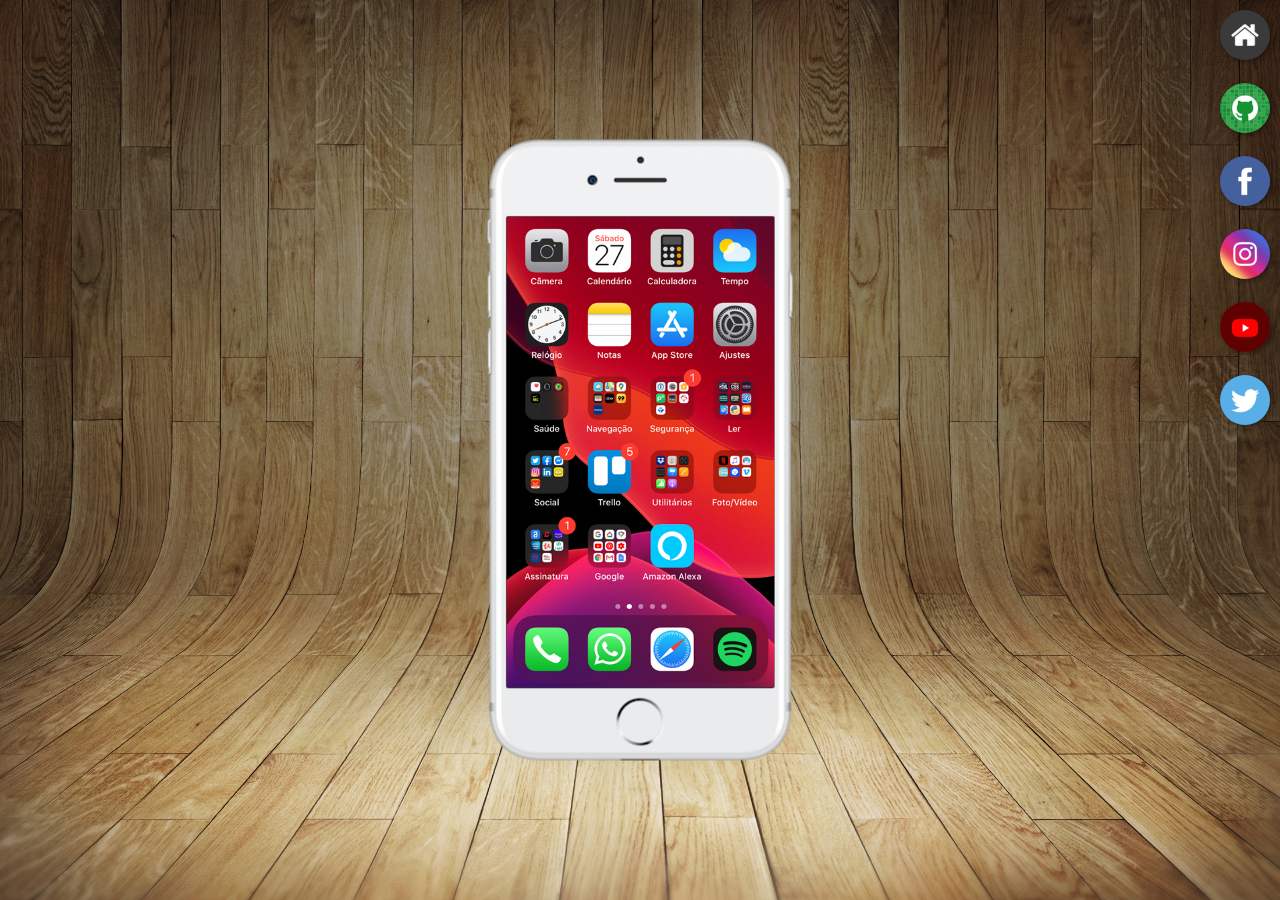
<file: index.html>
<!DOCTYPE html>
<html lang="pt-br">
<head>
    <meta charset="UTF-8">
    <meta name="viewport" content="width=device-width, initial-scale=1.0">
    <title>Projeto Redes Sociais</title>
    <link rel="shortcut icon" href="favicon.ico" type="image/x-icon">
    <link rel="stylesheet" href="estilos/style.css">
</head>
<body>
    <main>
        <section id="telefone">
            <iframe src="home.html" name="tela" id="tela" frameborder="0"></iframe>
        </section>
        <section id="redes-sociais">
            <pre>
                <a href="home.html" target="tela"><img src="imagens/logo-home.jpg" alt="Home"></a>
                <a href="github.html" target="tela"><img src="imagens/logo-github.jpg" alt="Github"></a>
                <a href="face.html" target="tela"><img src="imagens/logo-facebook.jpg" alt="Facebook"></a>
                <a href="insta.html" target="tela"><img src="imagens/logo-instagram.jpg" alt="Instagram"></a>
                <a href="youtube.html" target="tela"><img src="imagens/logo-youtube.jpg" alt="Youtube"></a>
                <a href="x.html" target="tela"><img src="imagens/logo-twitter.jpg" alt="X"></a>
            </pre>
        </section>
    </main>
</body>
</html>
</file>
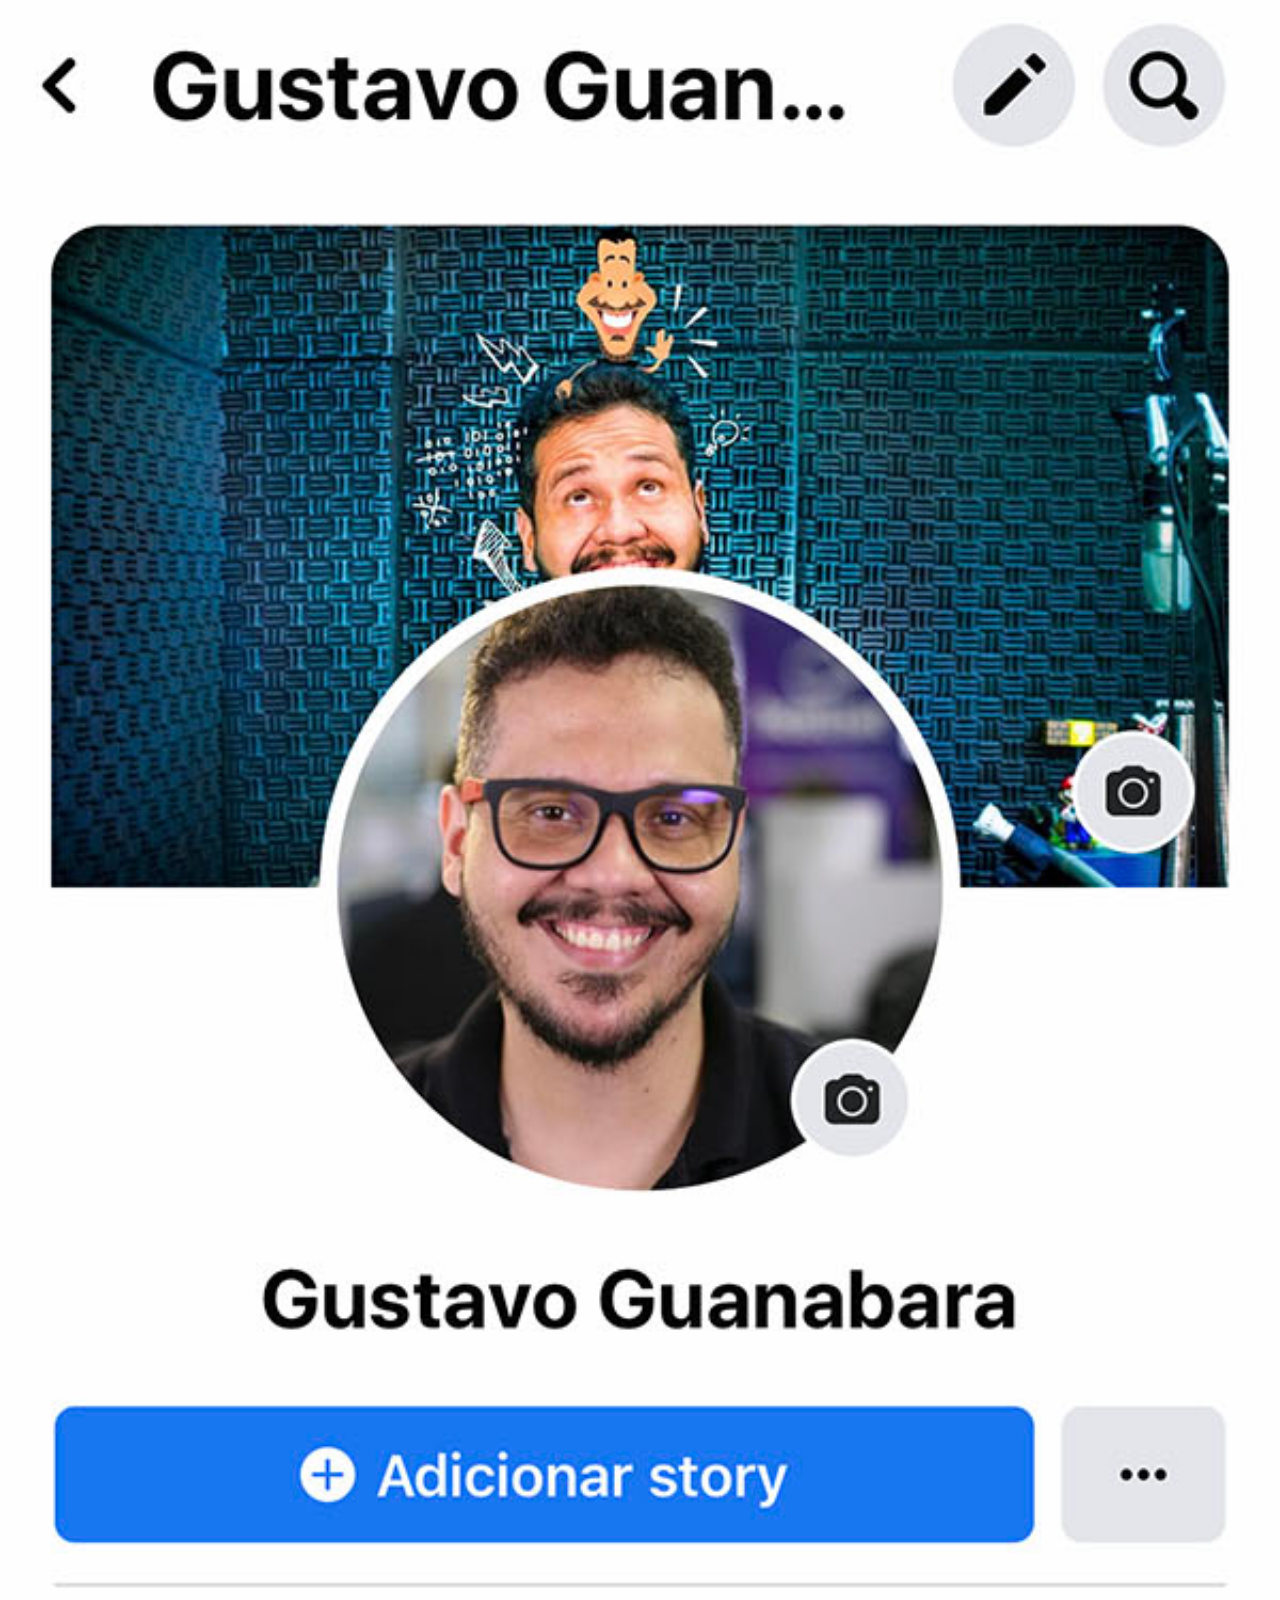
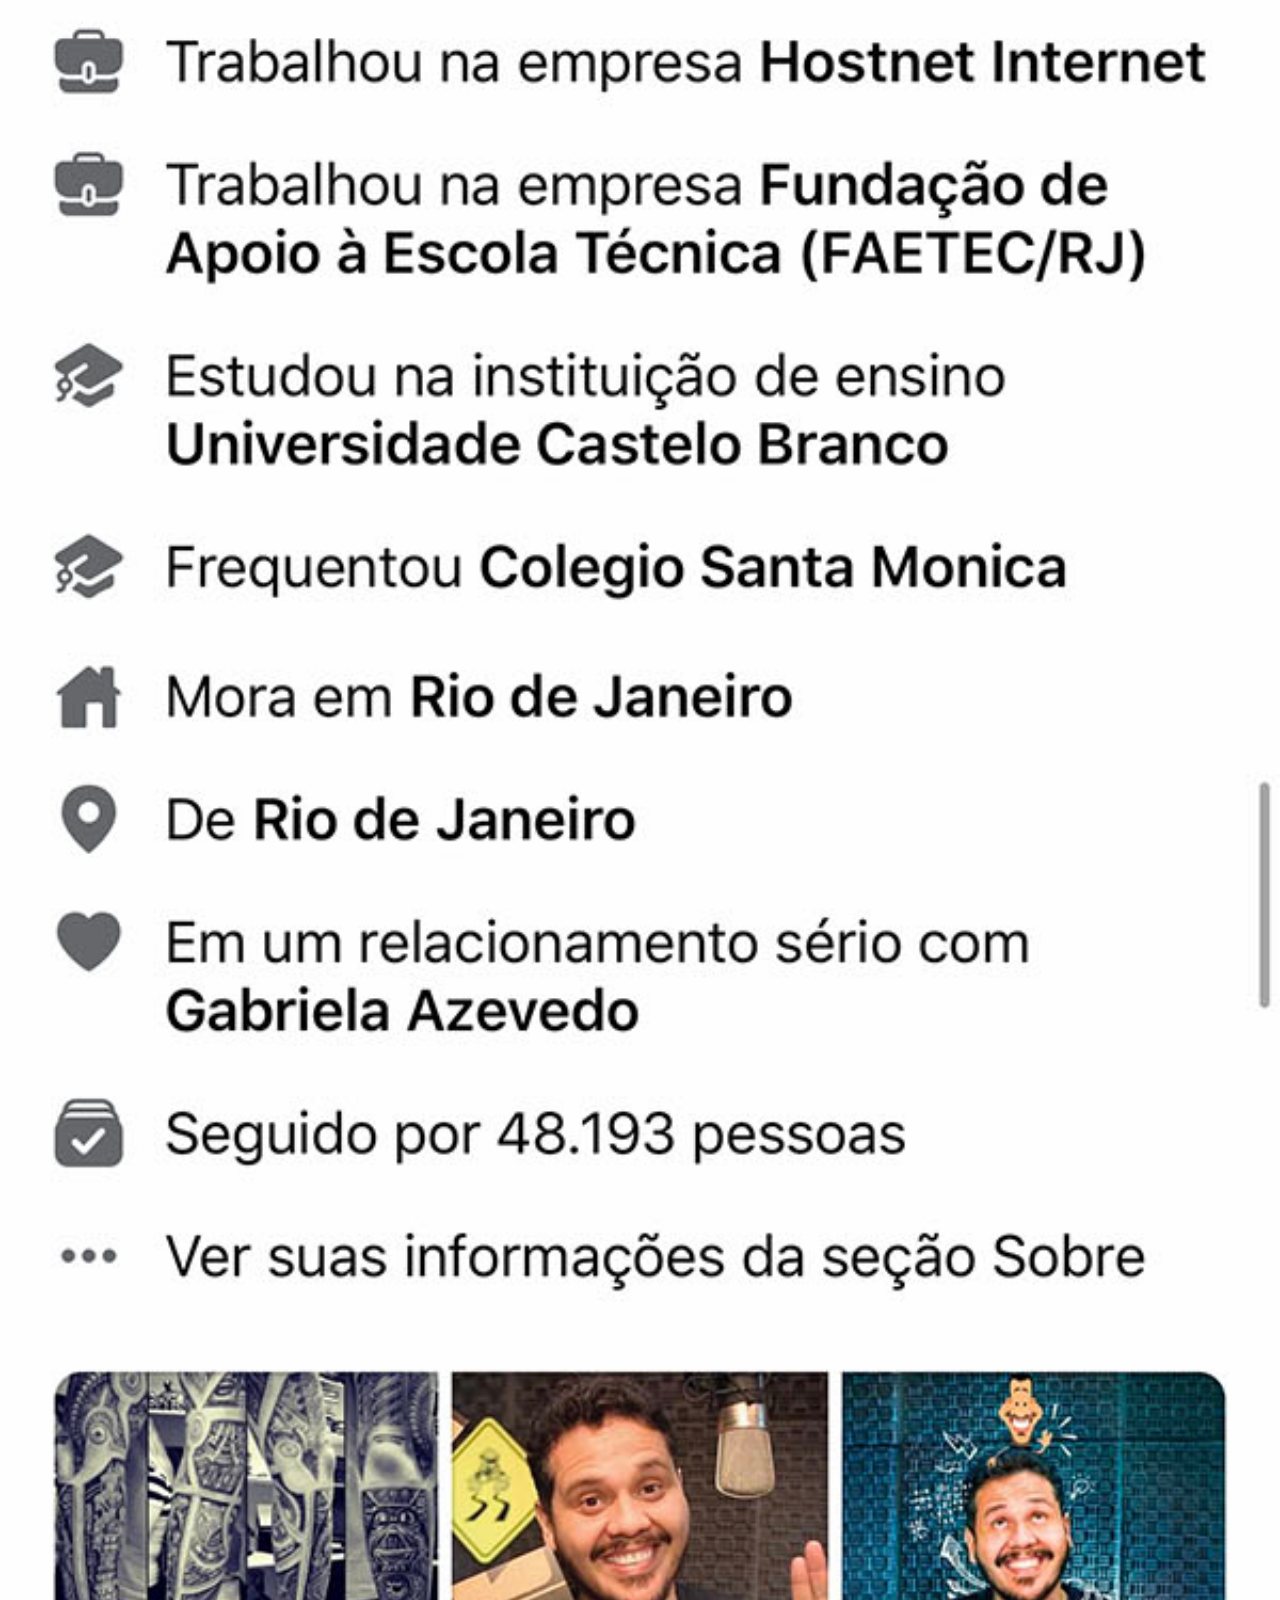
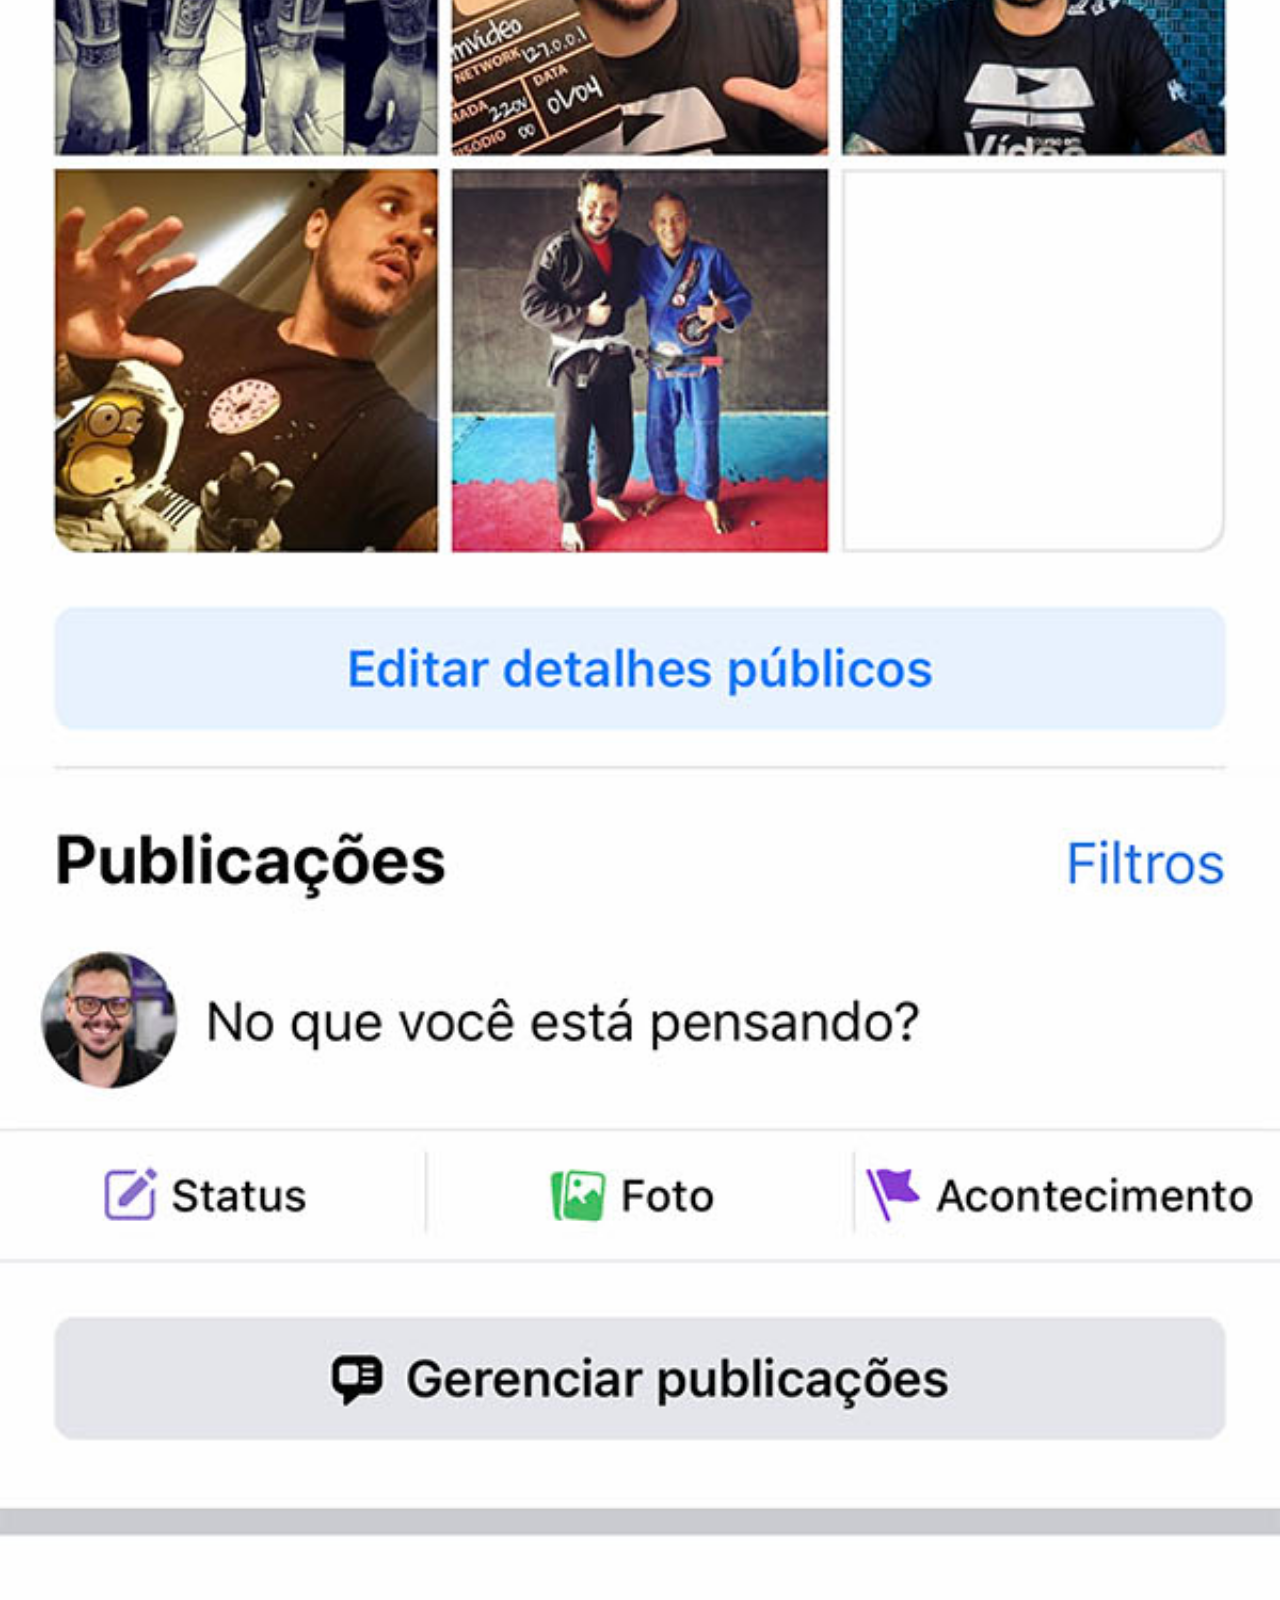
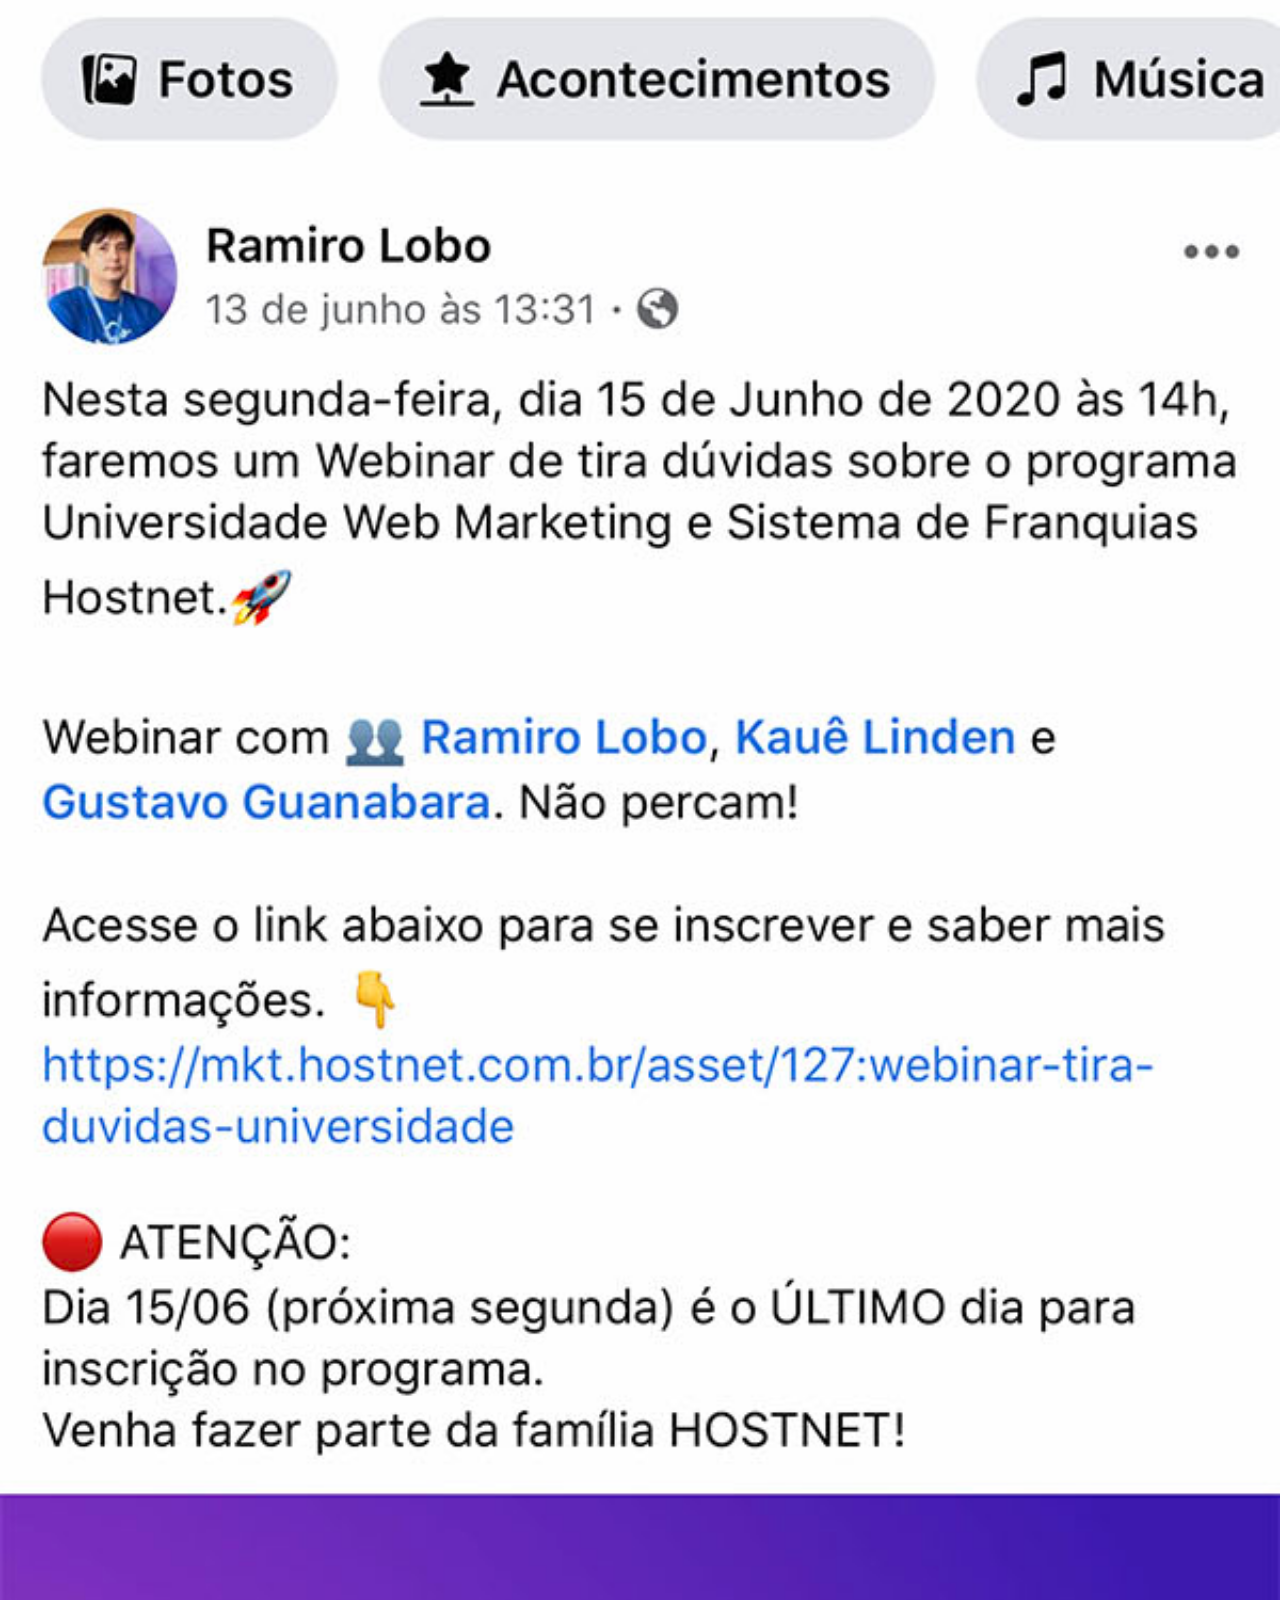
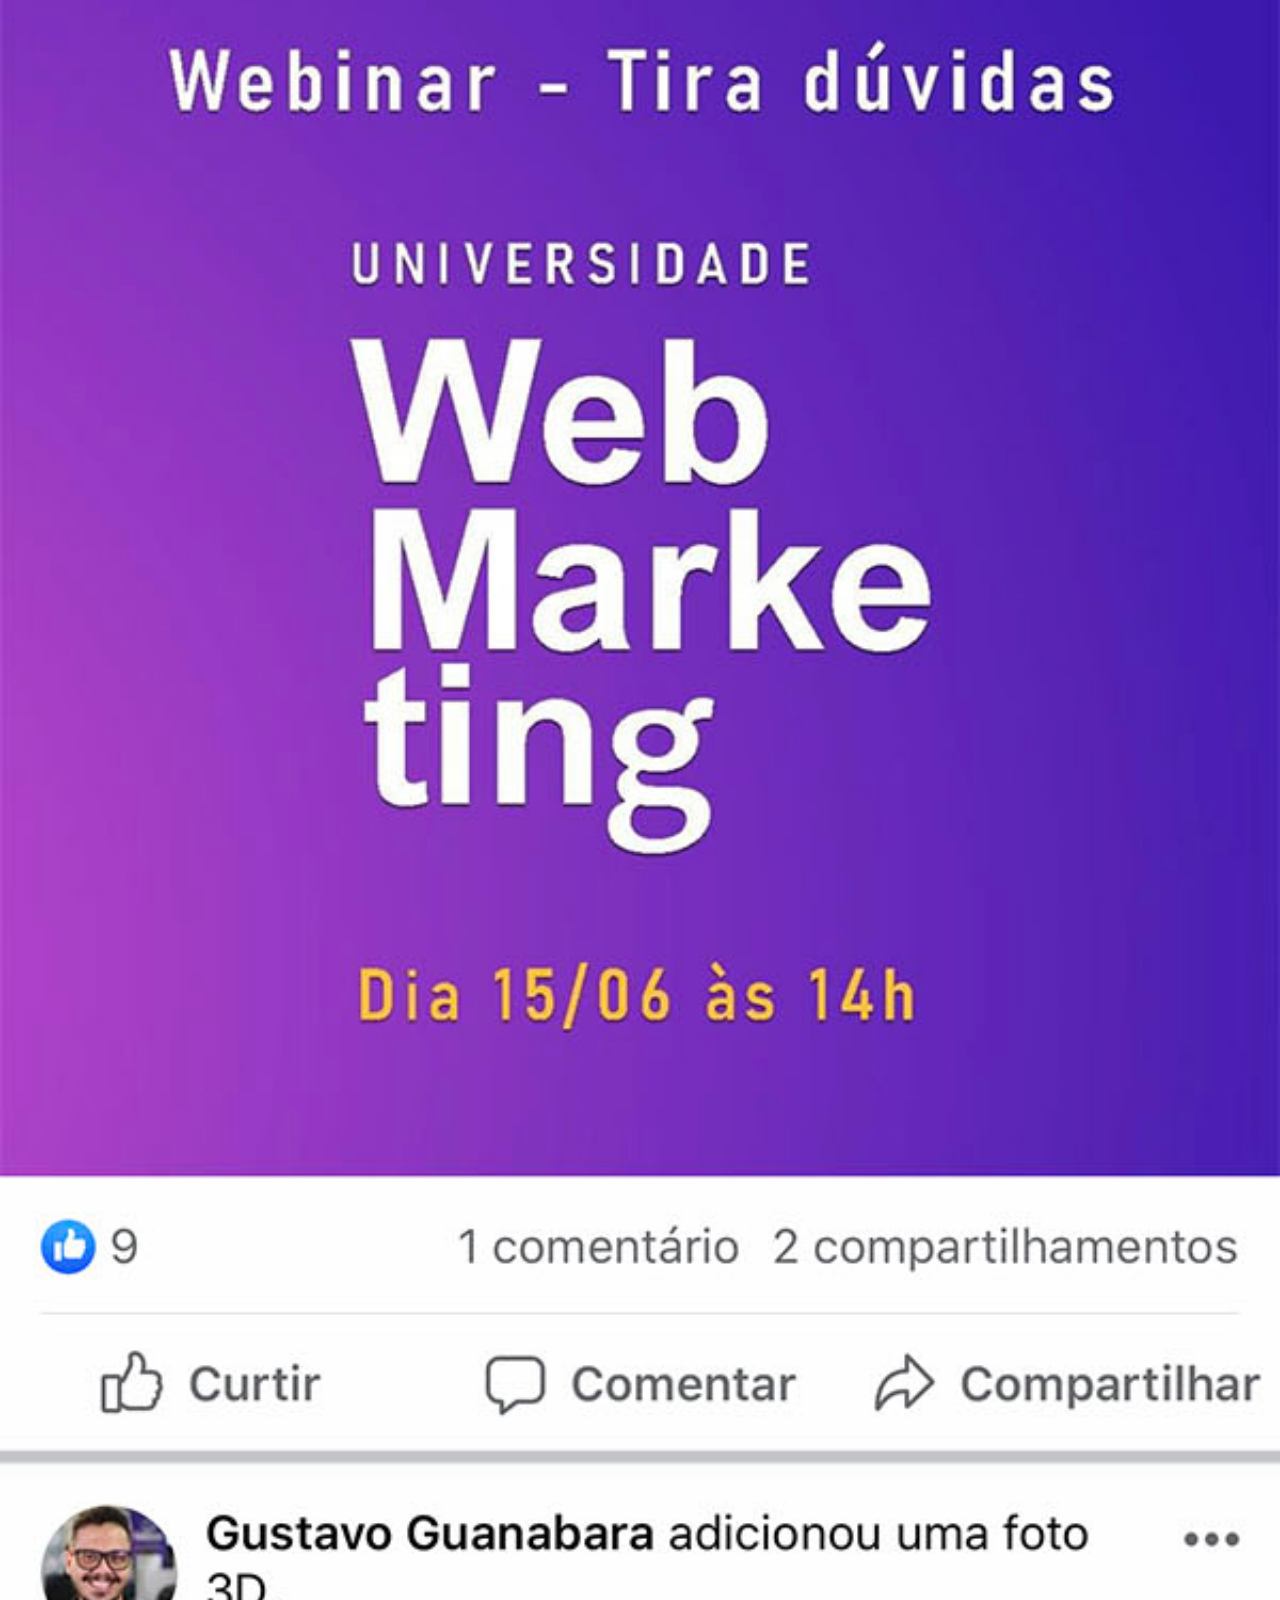
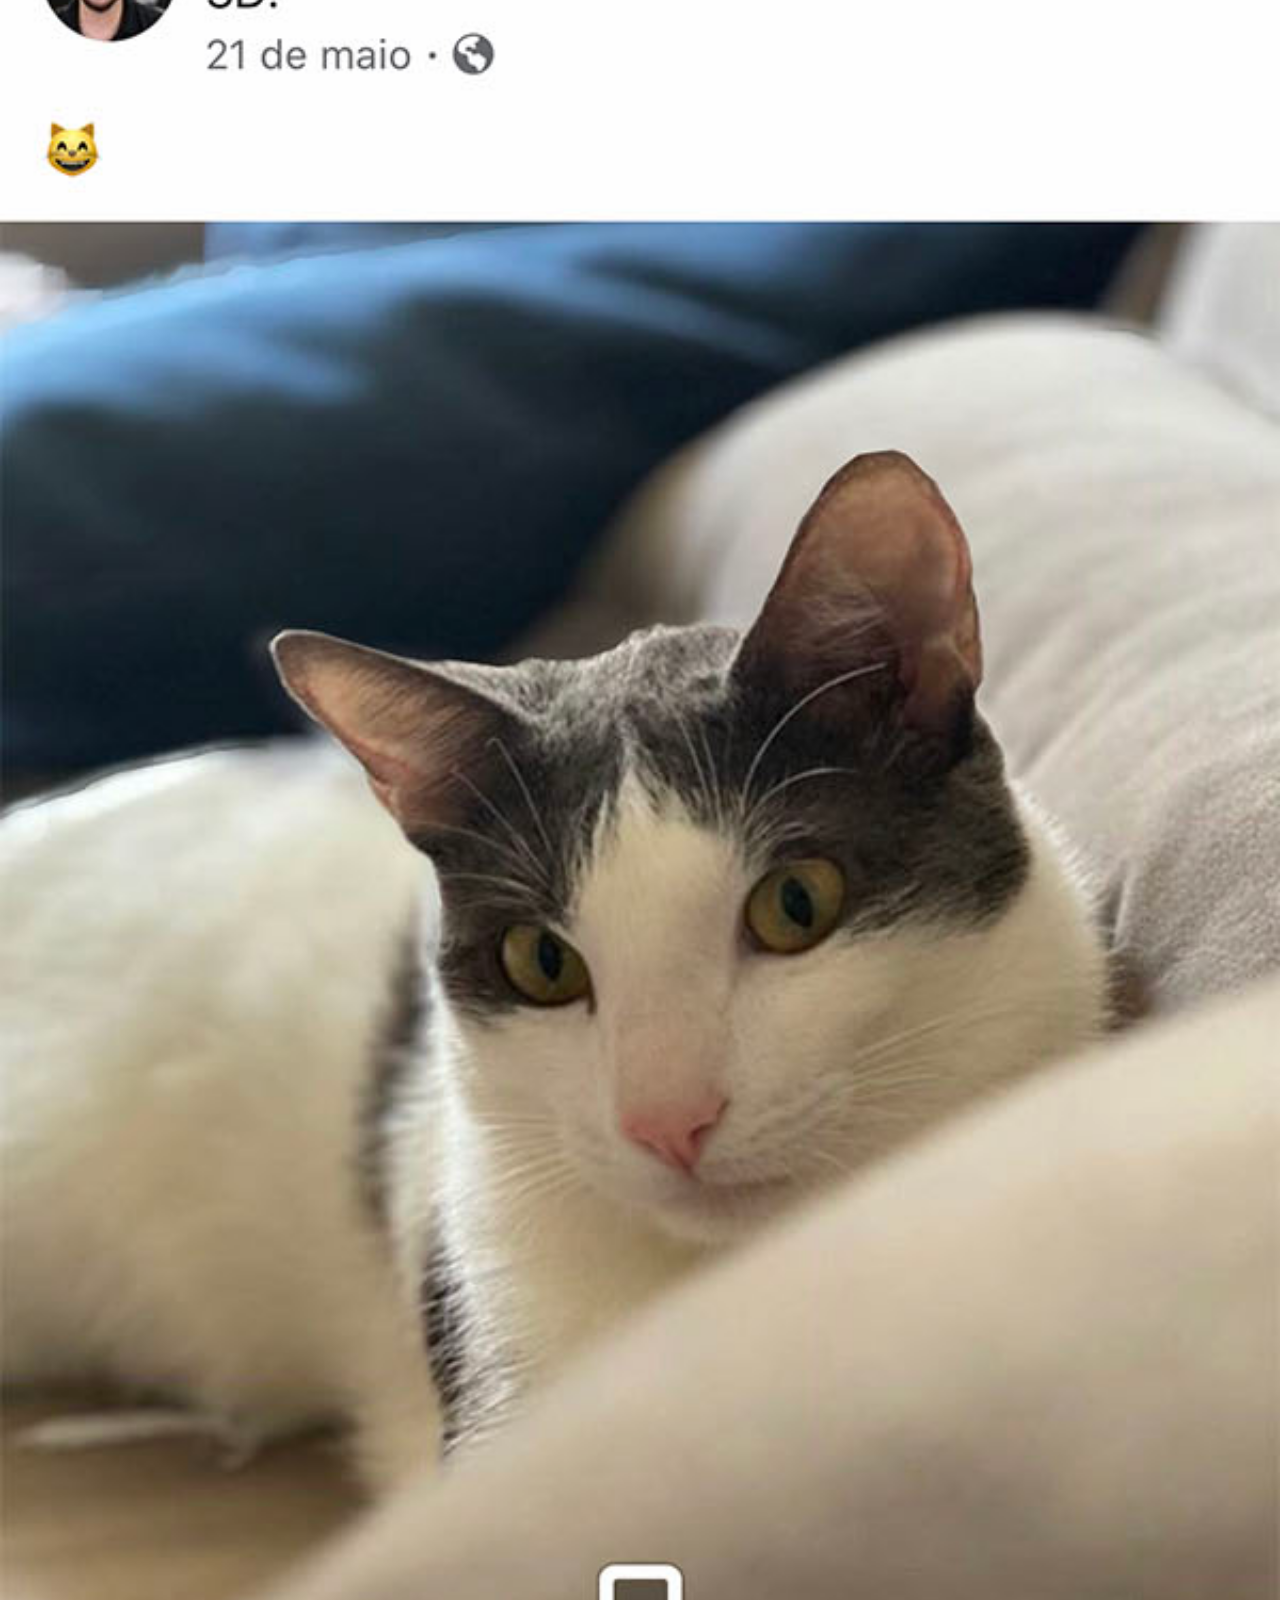
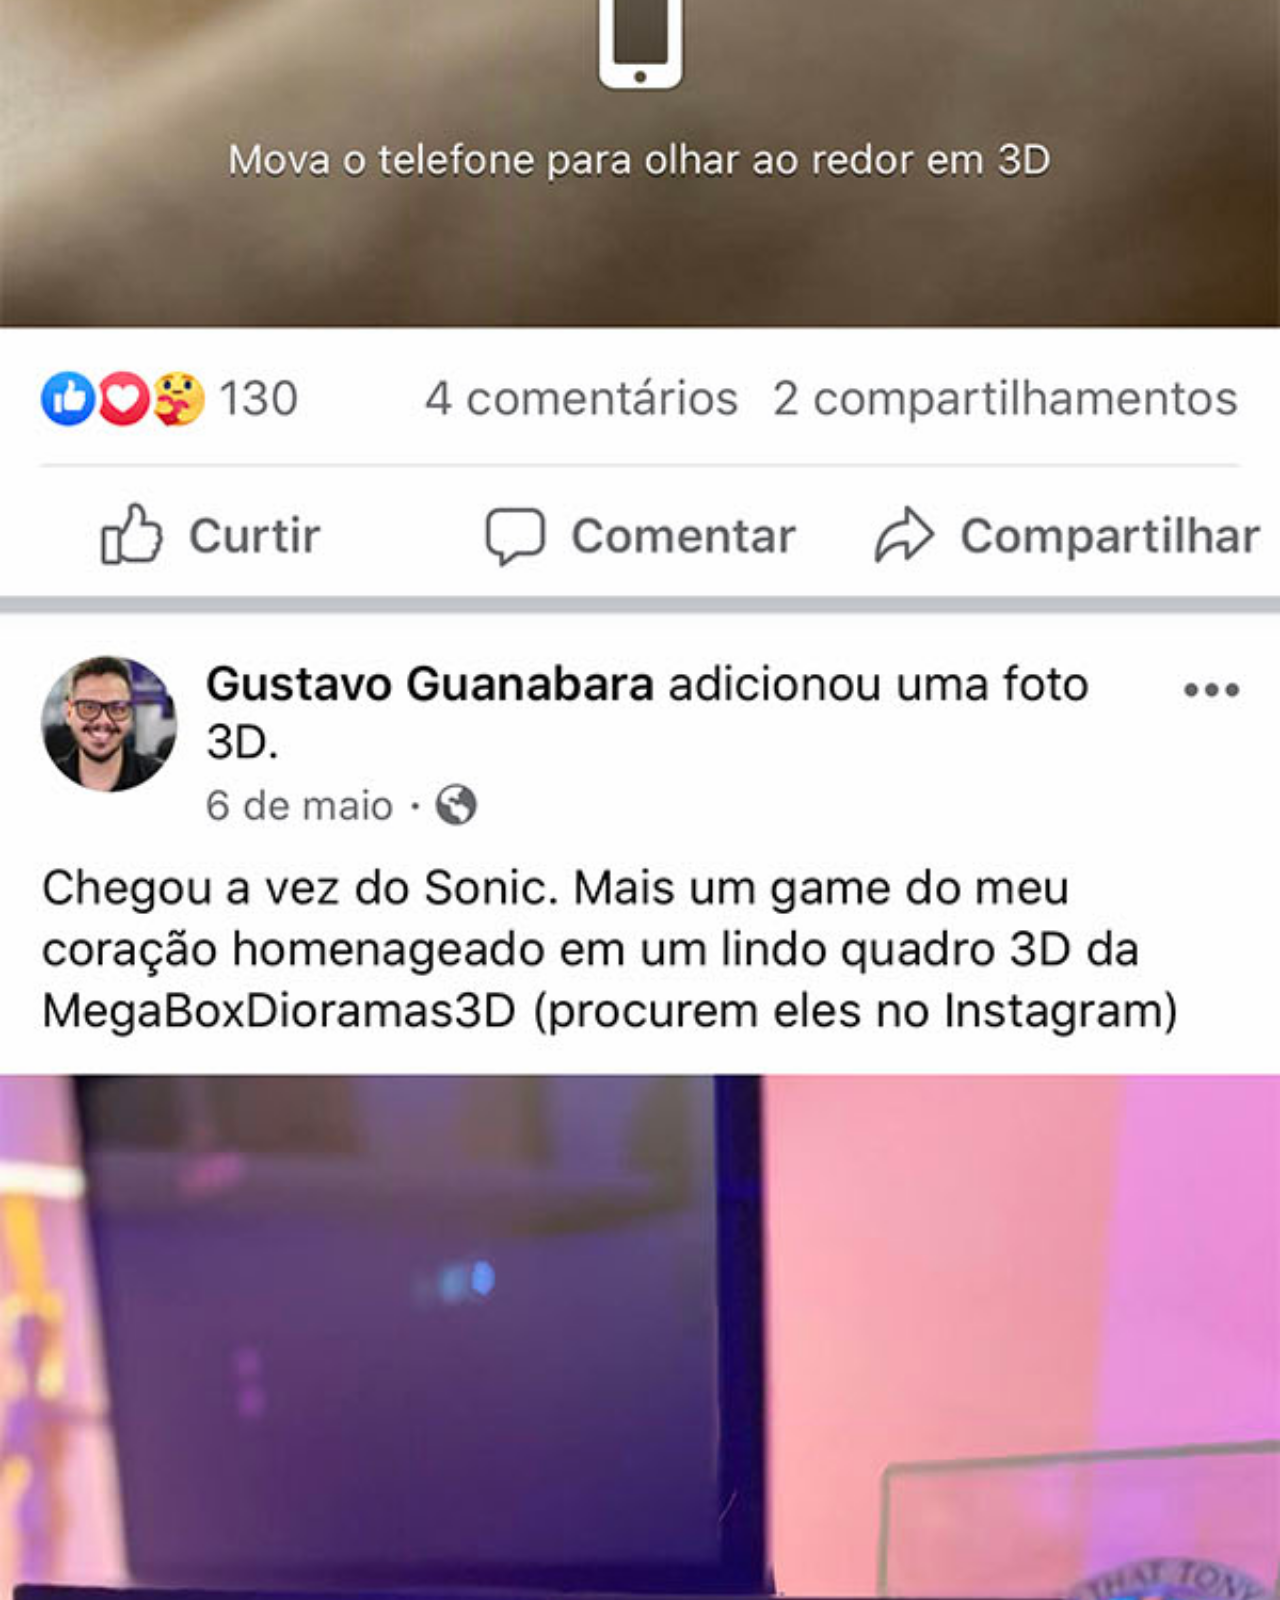
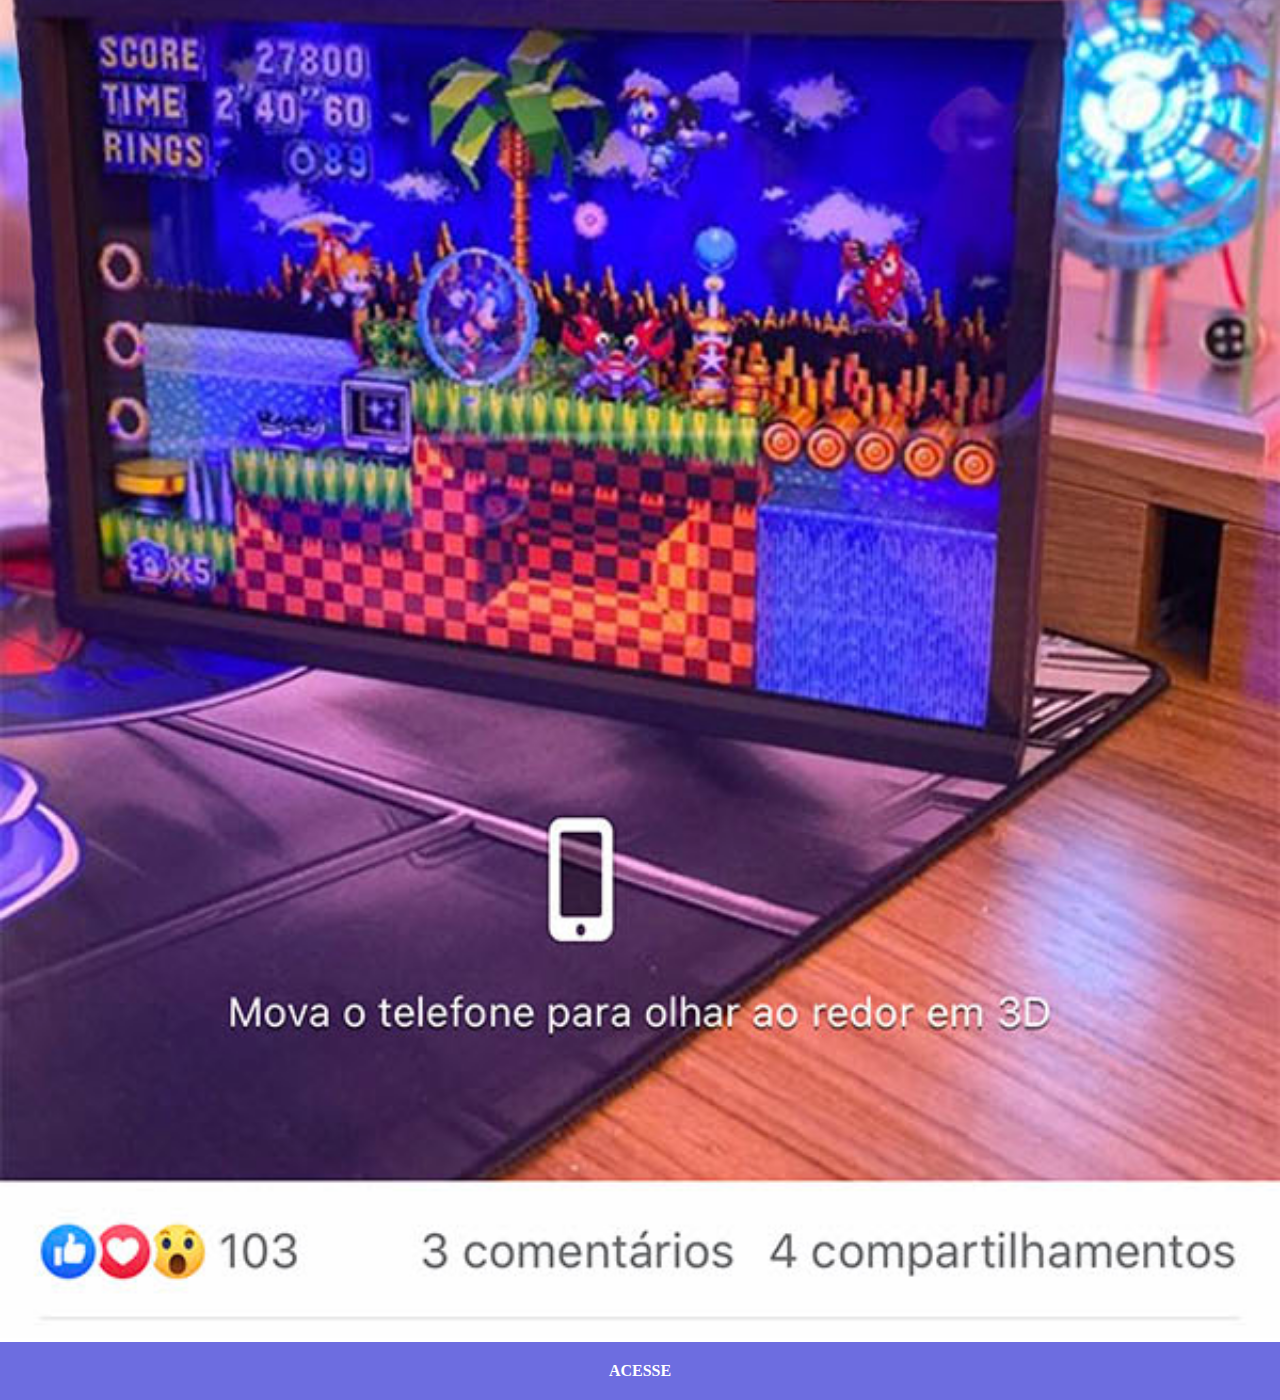
<file: face.html>
<!DOCTYPE html>
<html lang="pt-br">
<head>
    <meta charset="UTF-8">
    <meta name="viewport" content="width=device-width, initial-scale=1.0">
    <title>Facebook</title>
    <link rel="stylesheet" href="estilos/social.css">
</head>
<body>
    <img src="imagens/tela-facebook.jpg" alt="Tela do Facebook">
    <a href="https://www.facebook.com/gustavoguanabara/?locale=pt_BR" target="_blank">ACESSE</a>
</body>
</html>
</file>
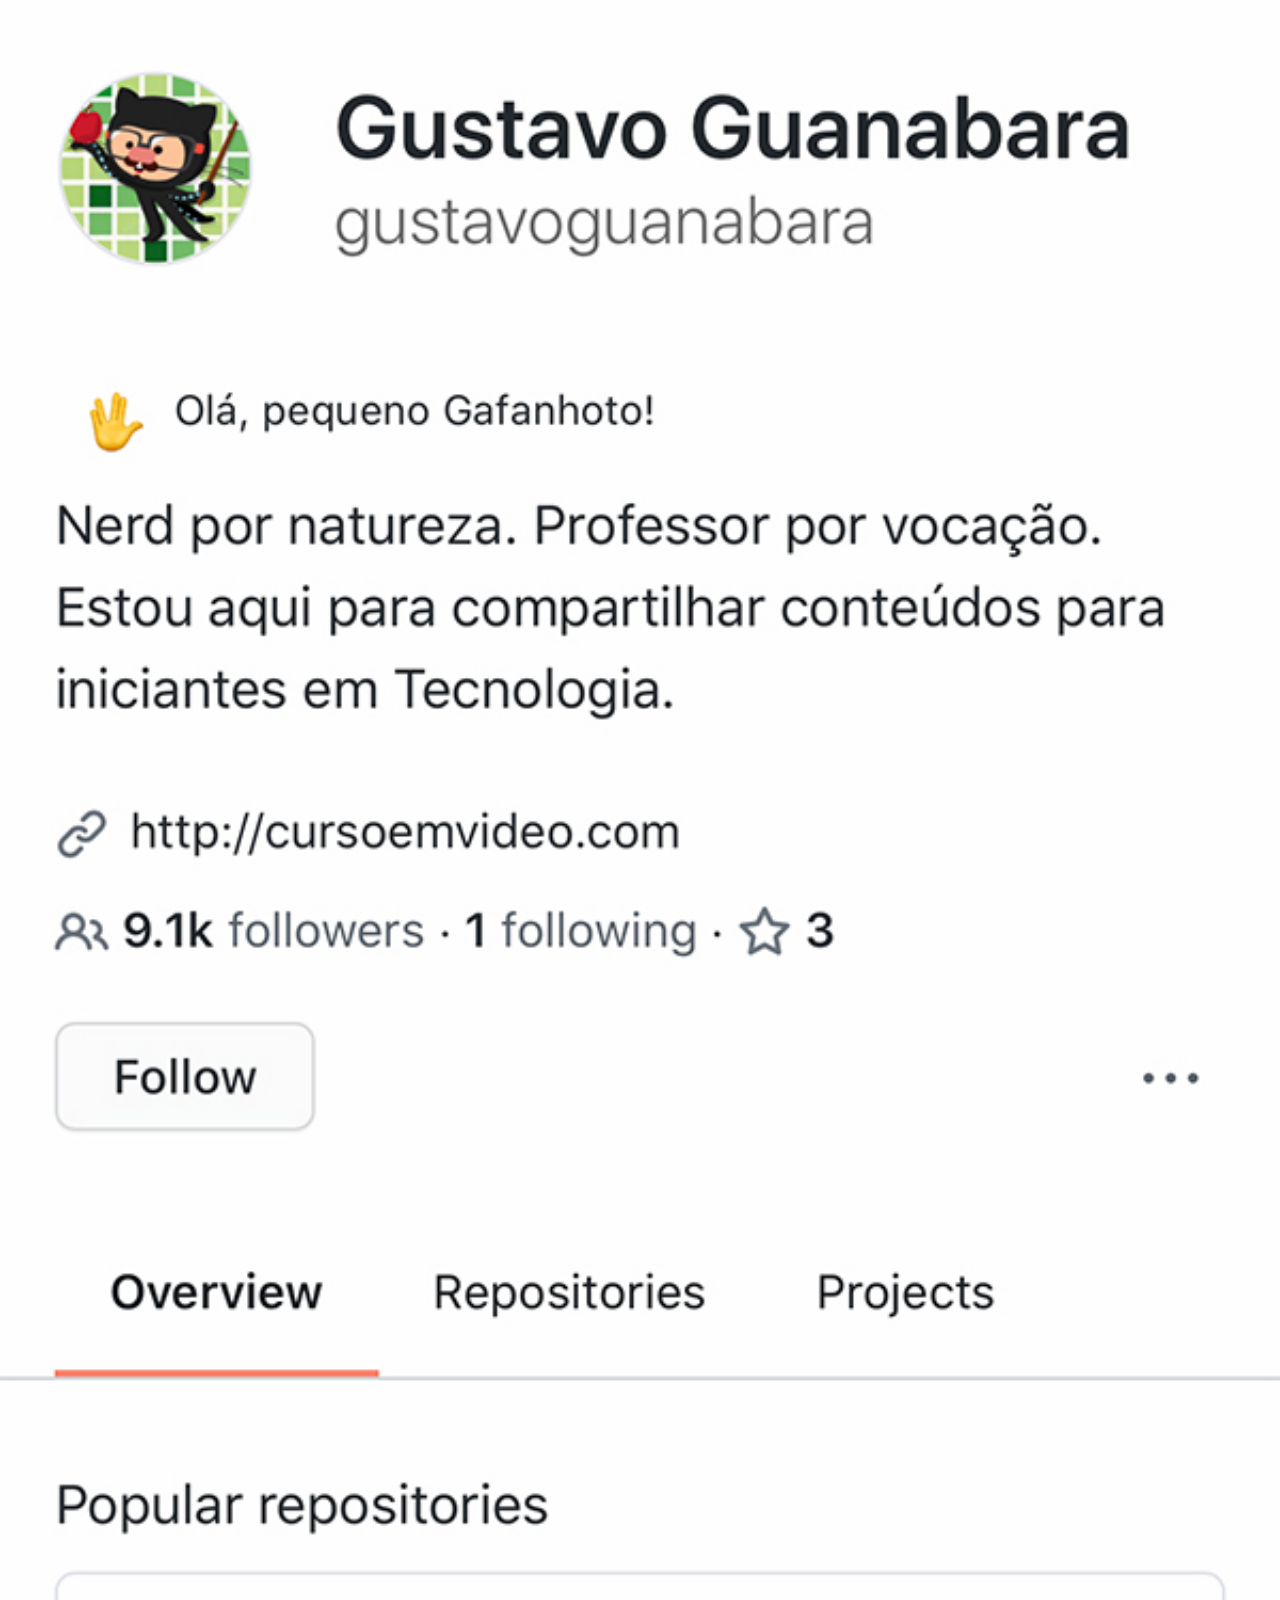
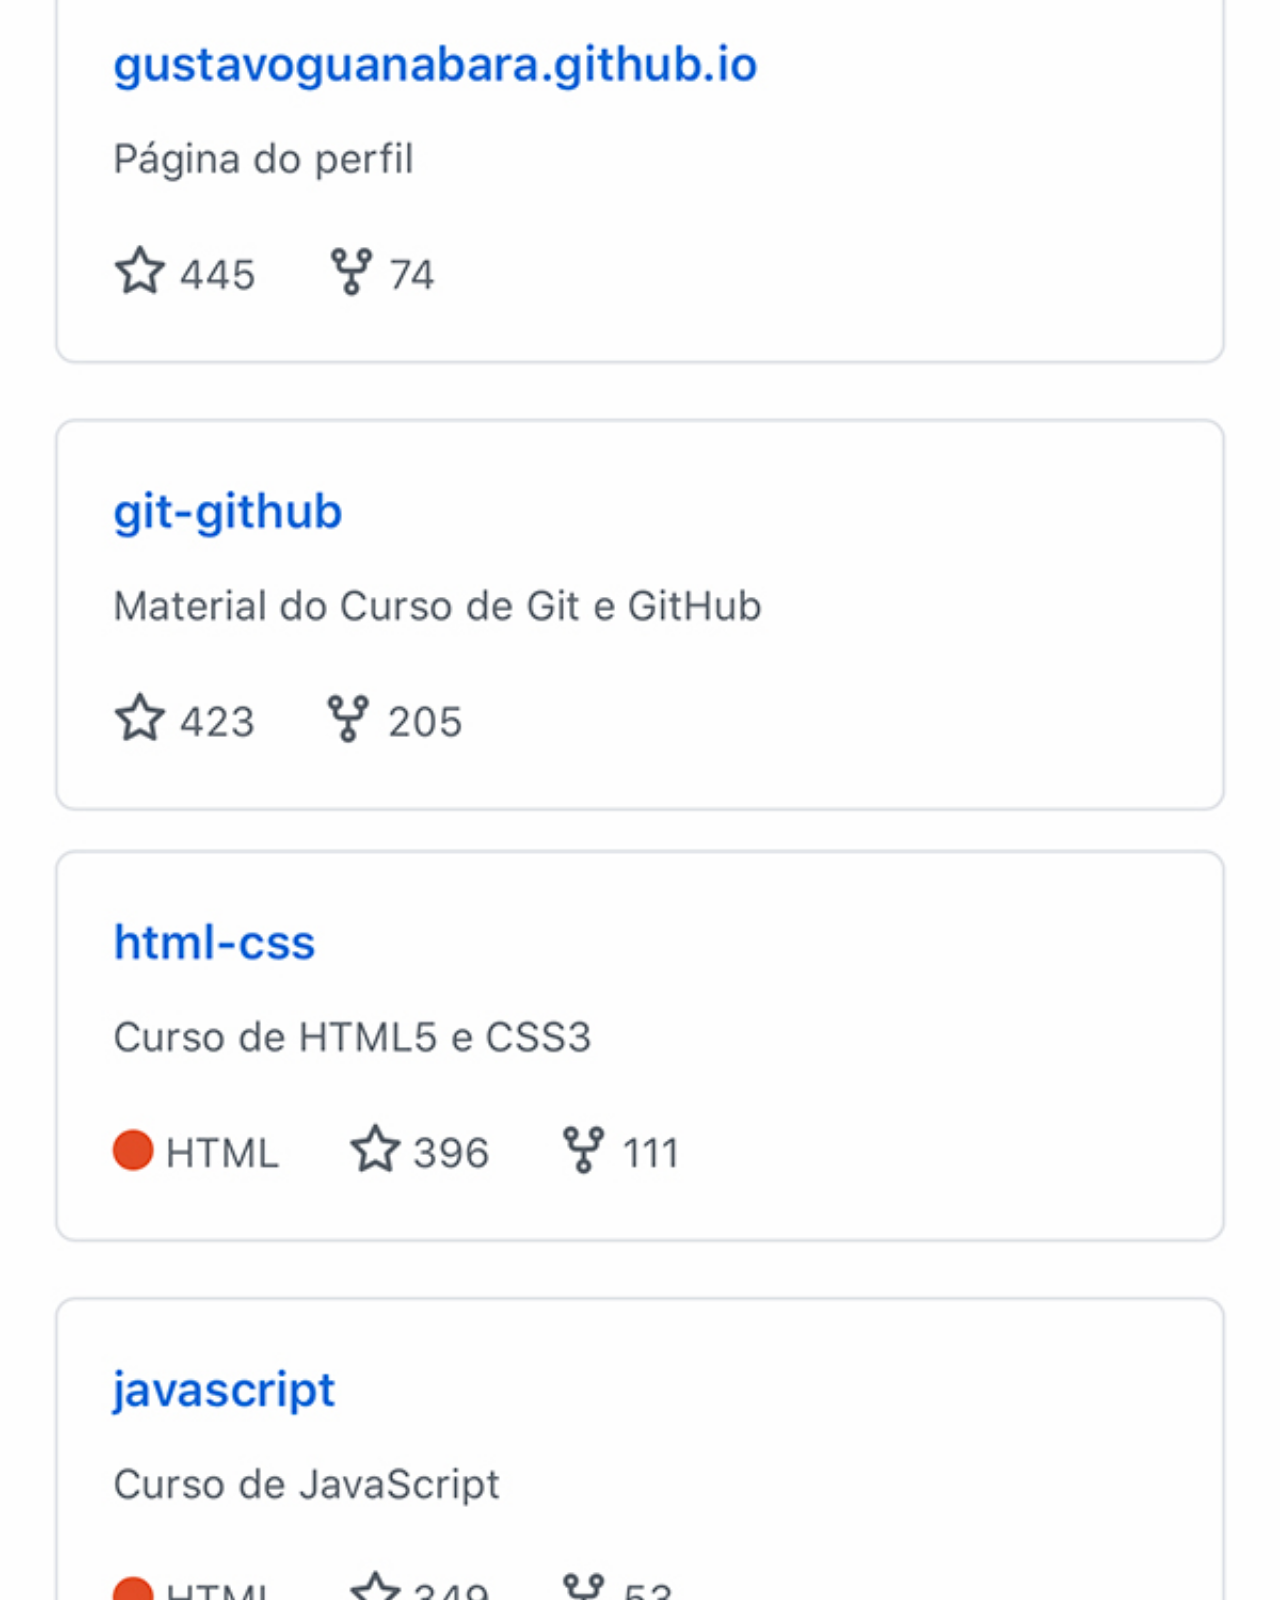
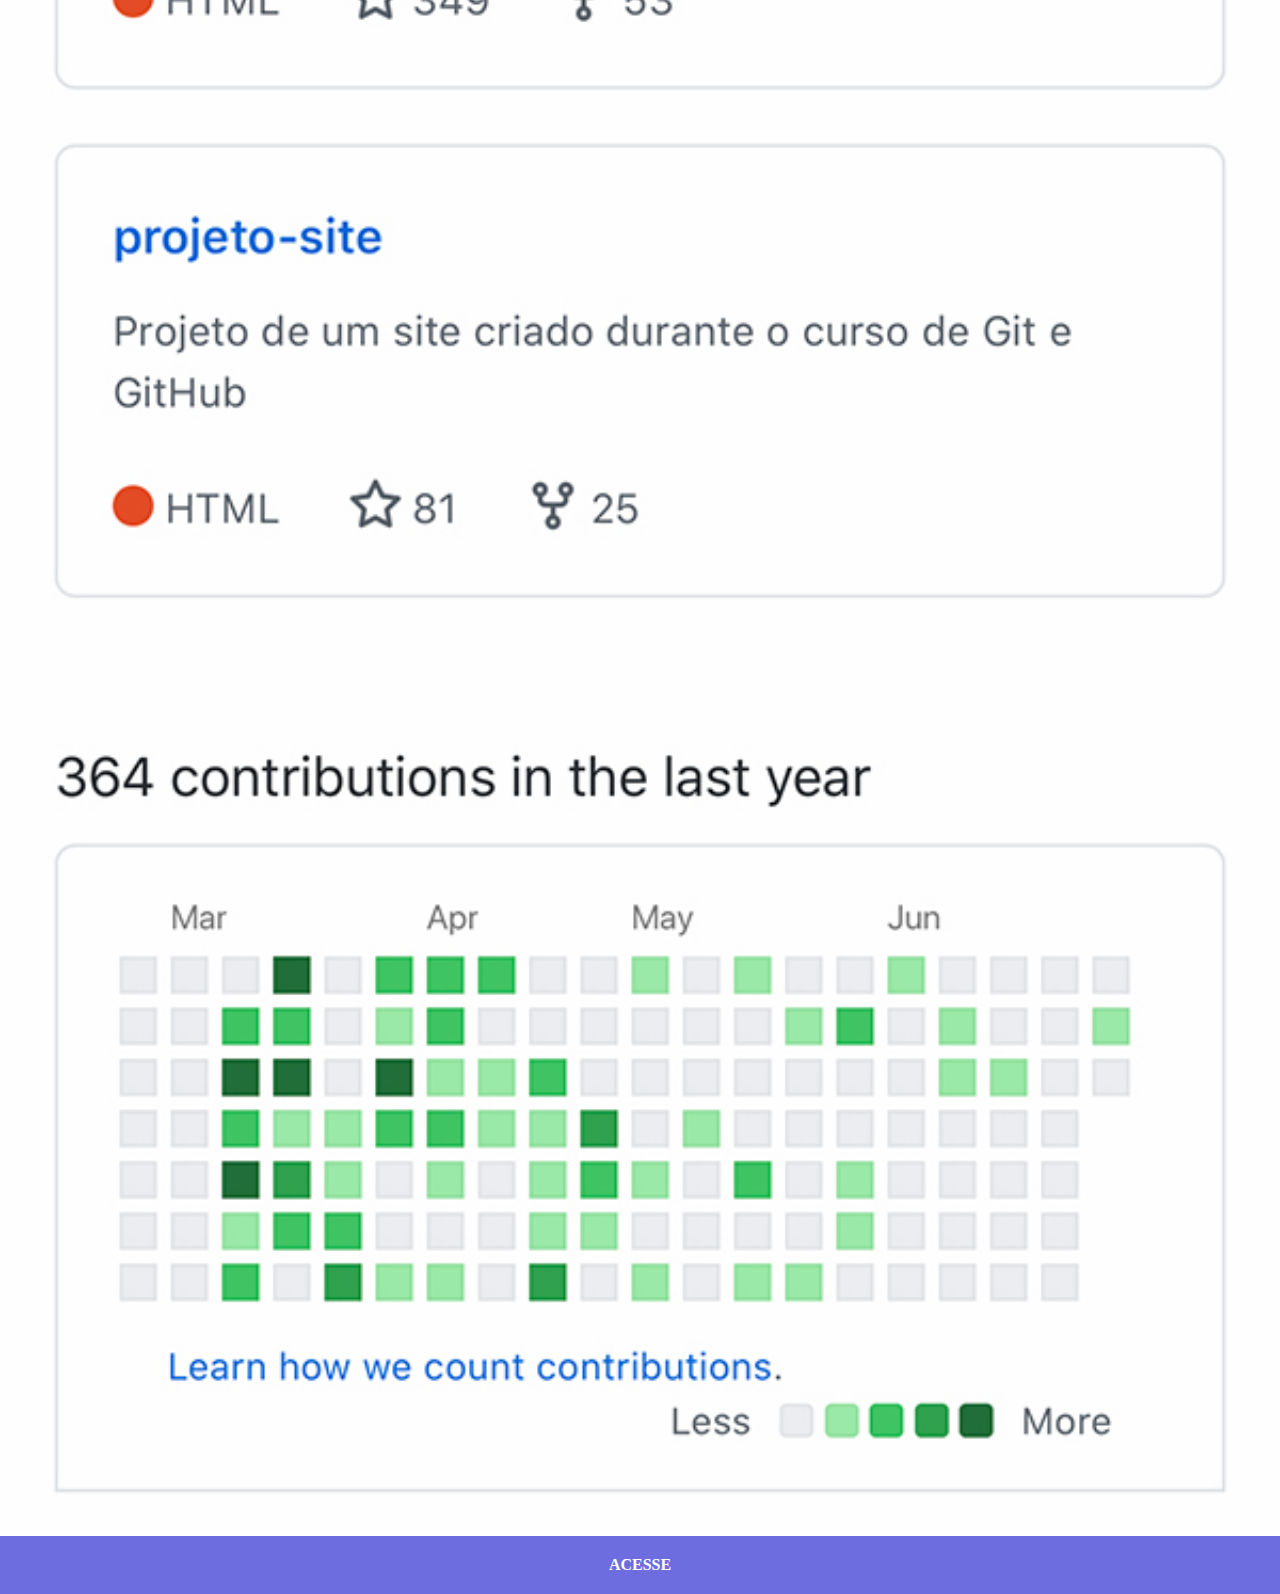
<file: github.html>
<!DOCTYPE html>
<html lang="pt-br">
<head>
    <meta charset="UTF-8">
    <meta name="viewport" content="width=device-width, initial-scale=1.0">
    <title>Github</title>
    <link rel="stylesheet" href="estilos/social.css">
</head>
<body>
    <img src="imagens/tela-github.jpg" alt="Tela do Github">
    <a href="https://github.com/gustavoguanabara" target="_blank">ACESSE</a>
</body>
</html>
</file>
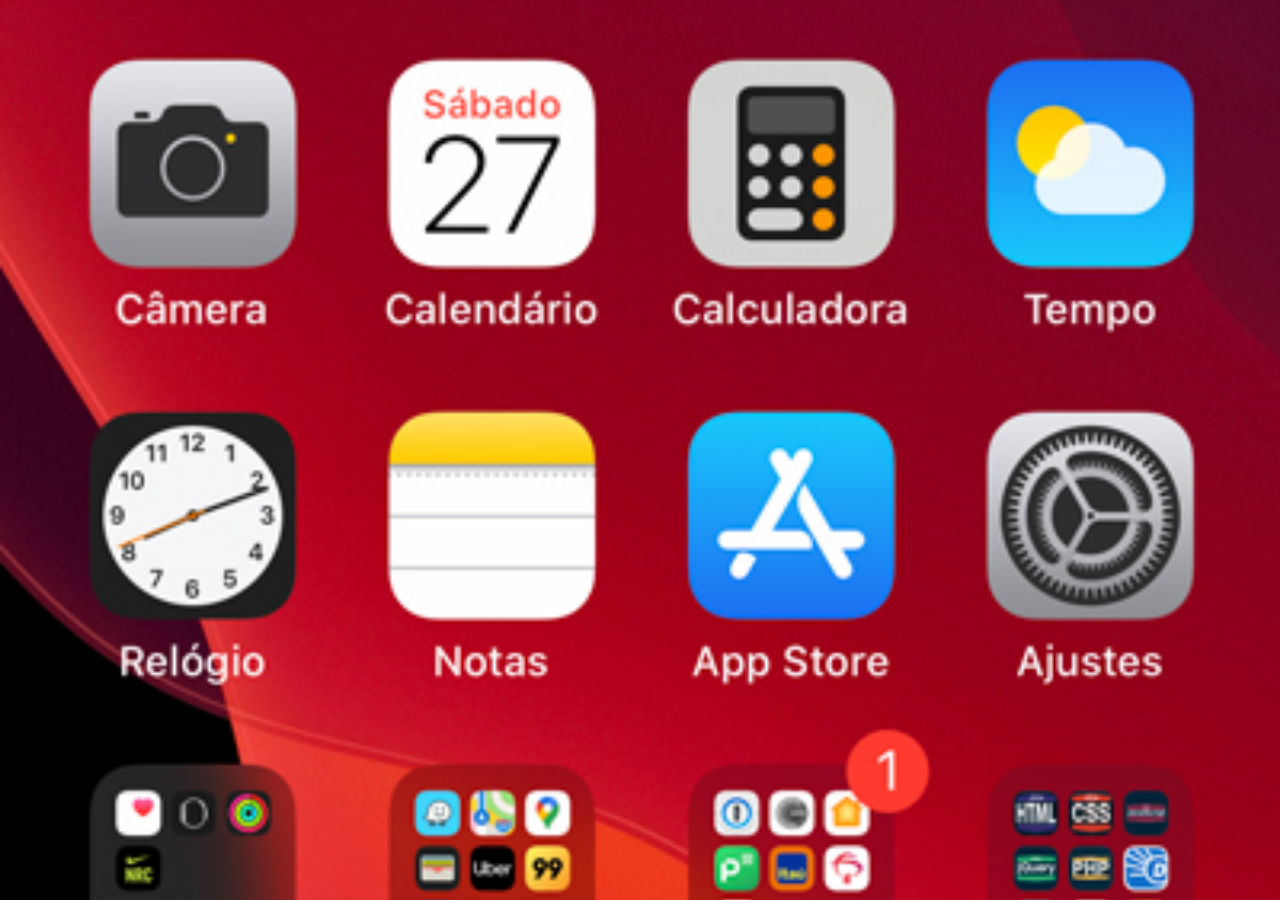
<file: home.html>
<!DOCTYPE html>
<html lang="pt-br">
<head>
    <meta charset="UTF-8">
    <meta name="viewport" content="width=device-width, initial-scale=1.0">
    <title>Página Home</title>
    <style>
        * {
            margin: 0px;
            padding: 0px;
        }

        body {
            height: 100vh;
            width: 100vw;
            background: black url(imagens/tela-home.jpg) no-repeat top center;
            background-size: cover;
        }
    </style>
</head>
<body>
    
</body>
</html>
</file>
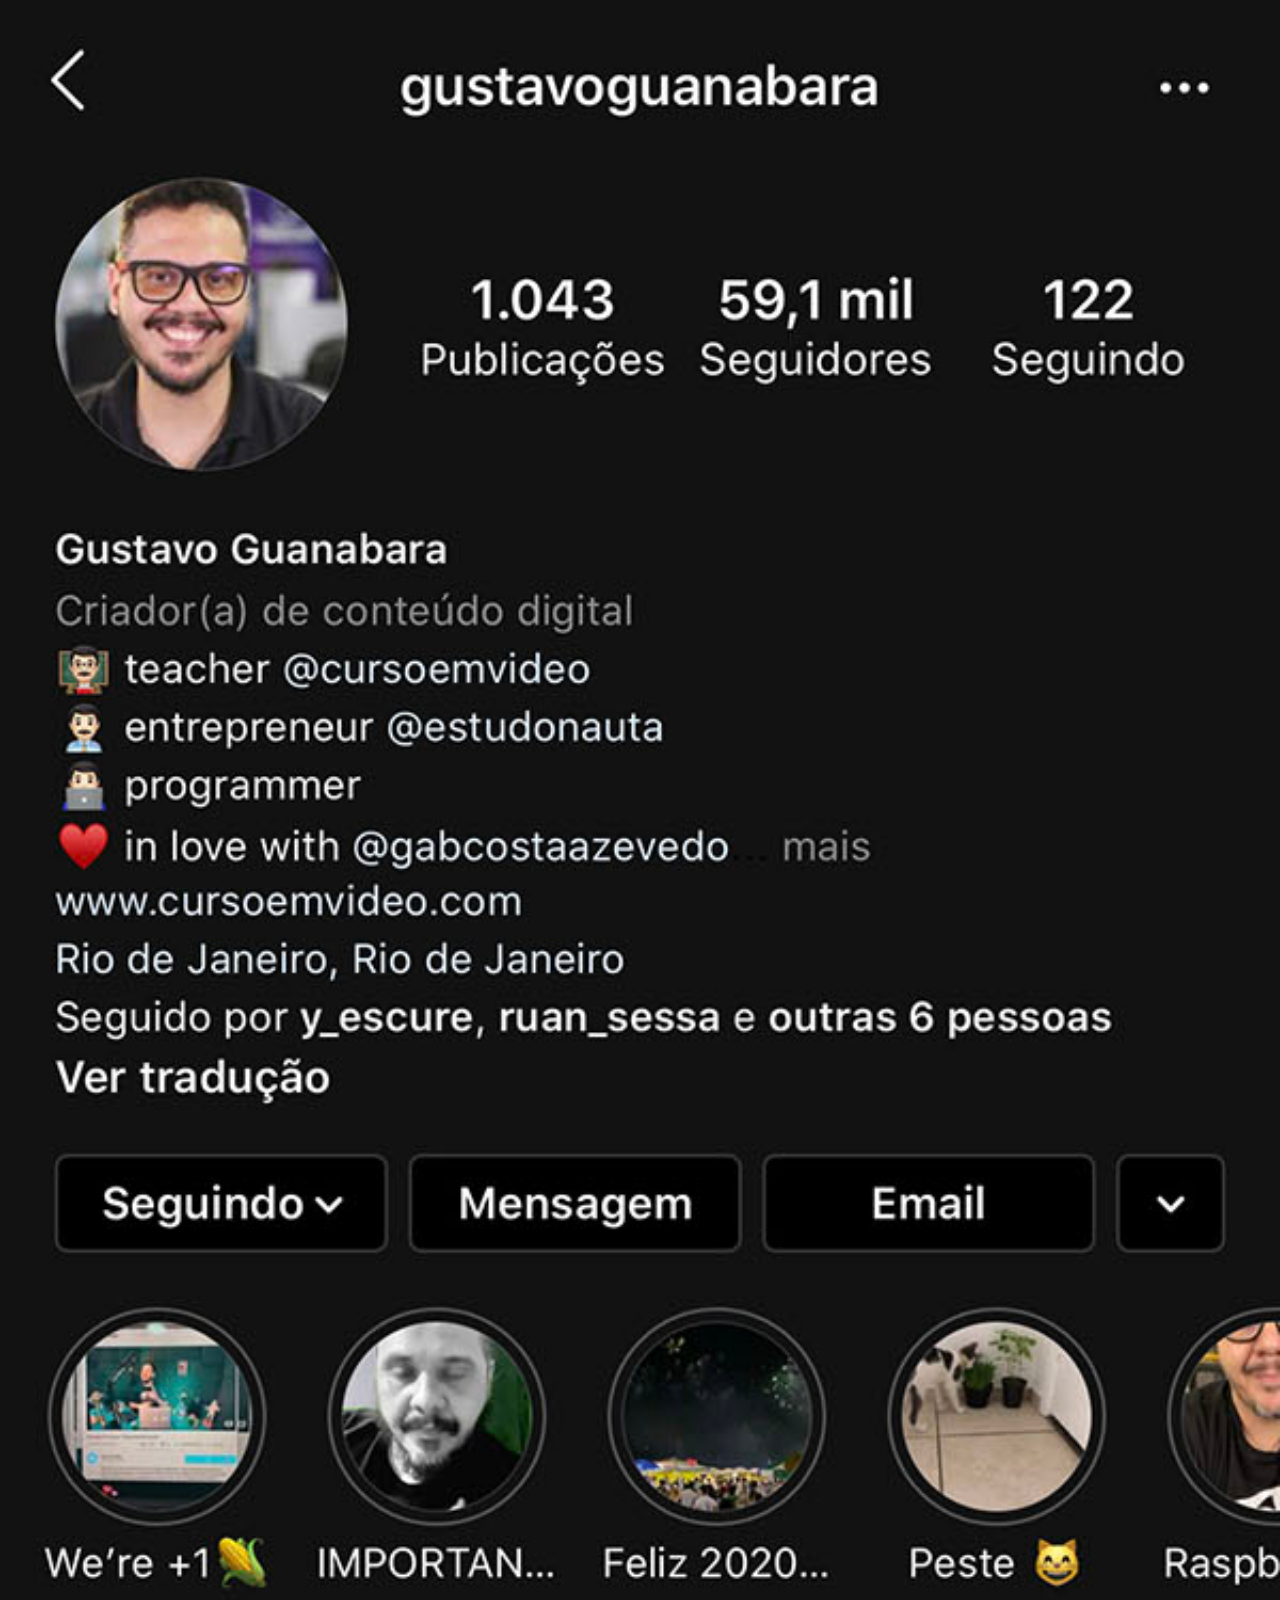
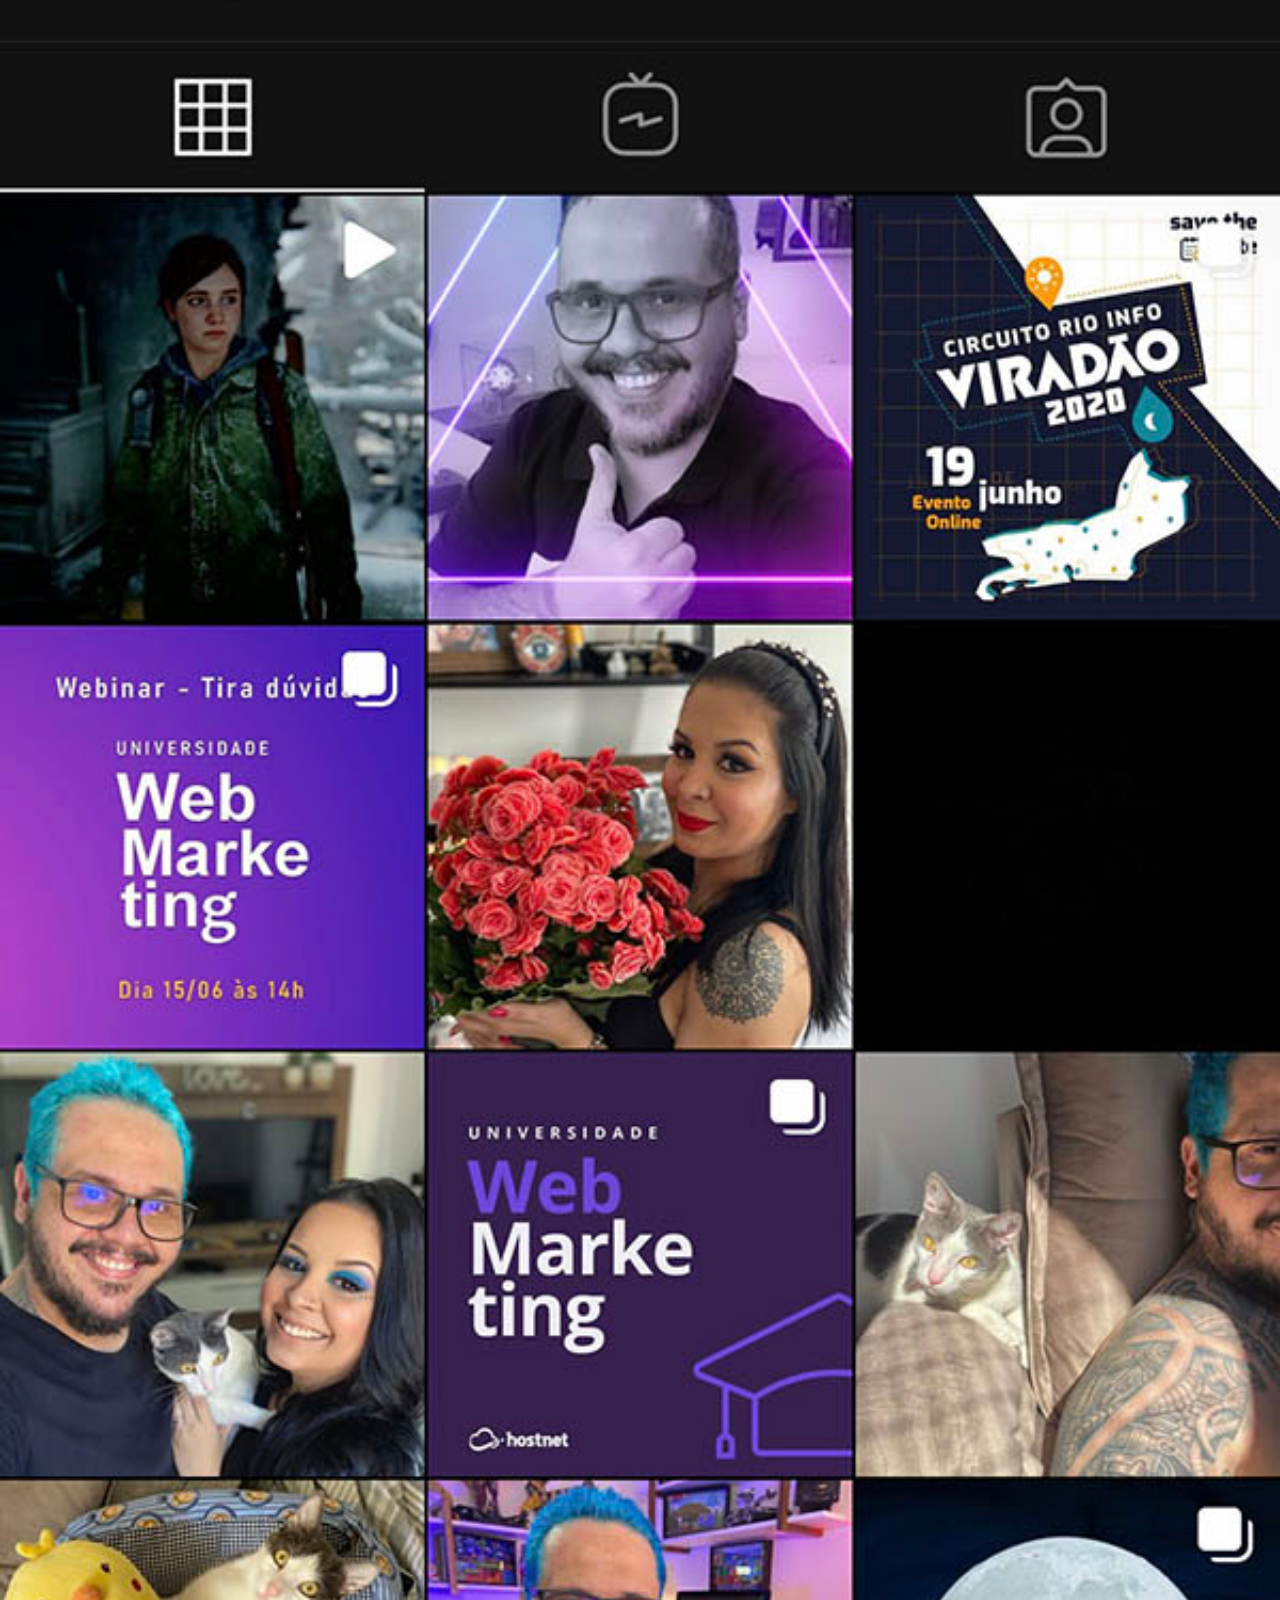
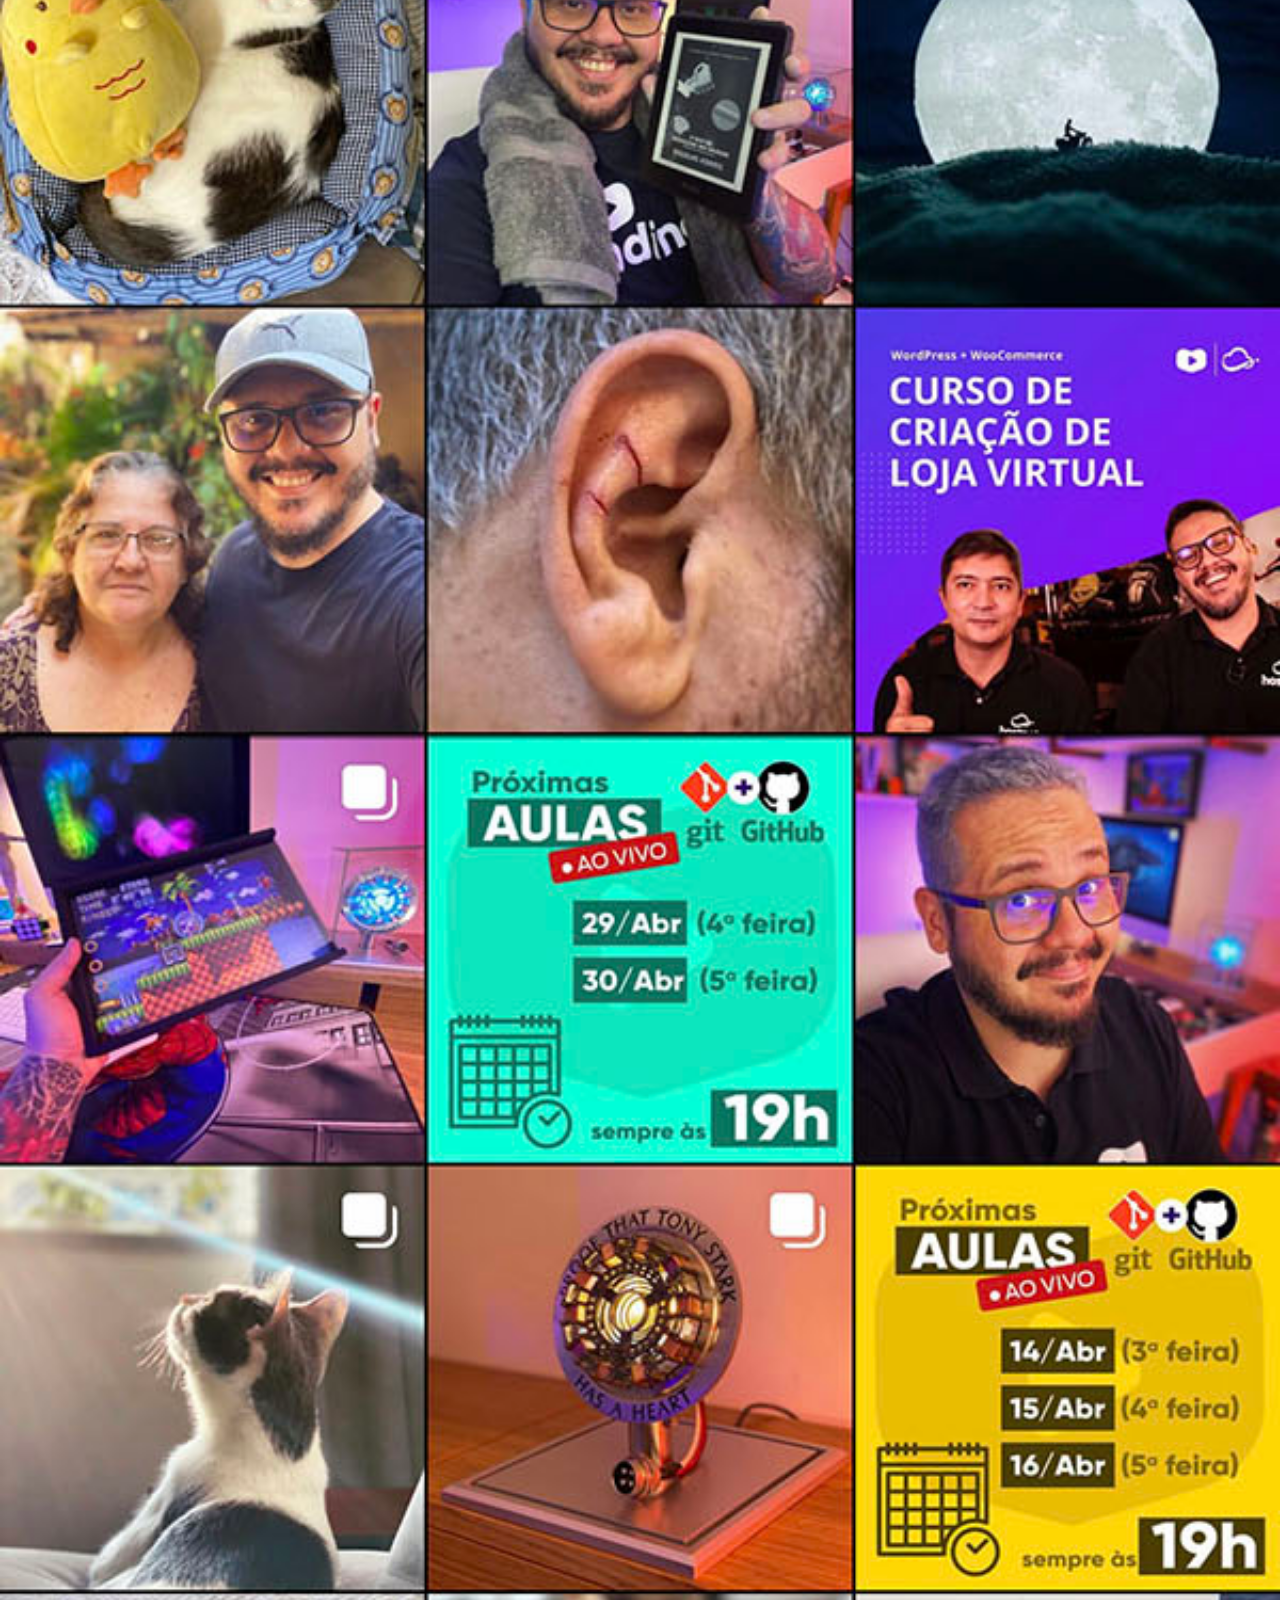
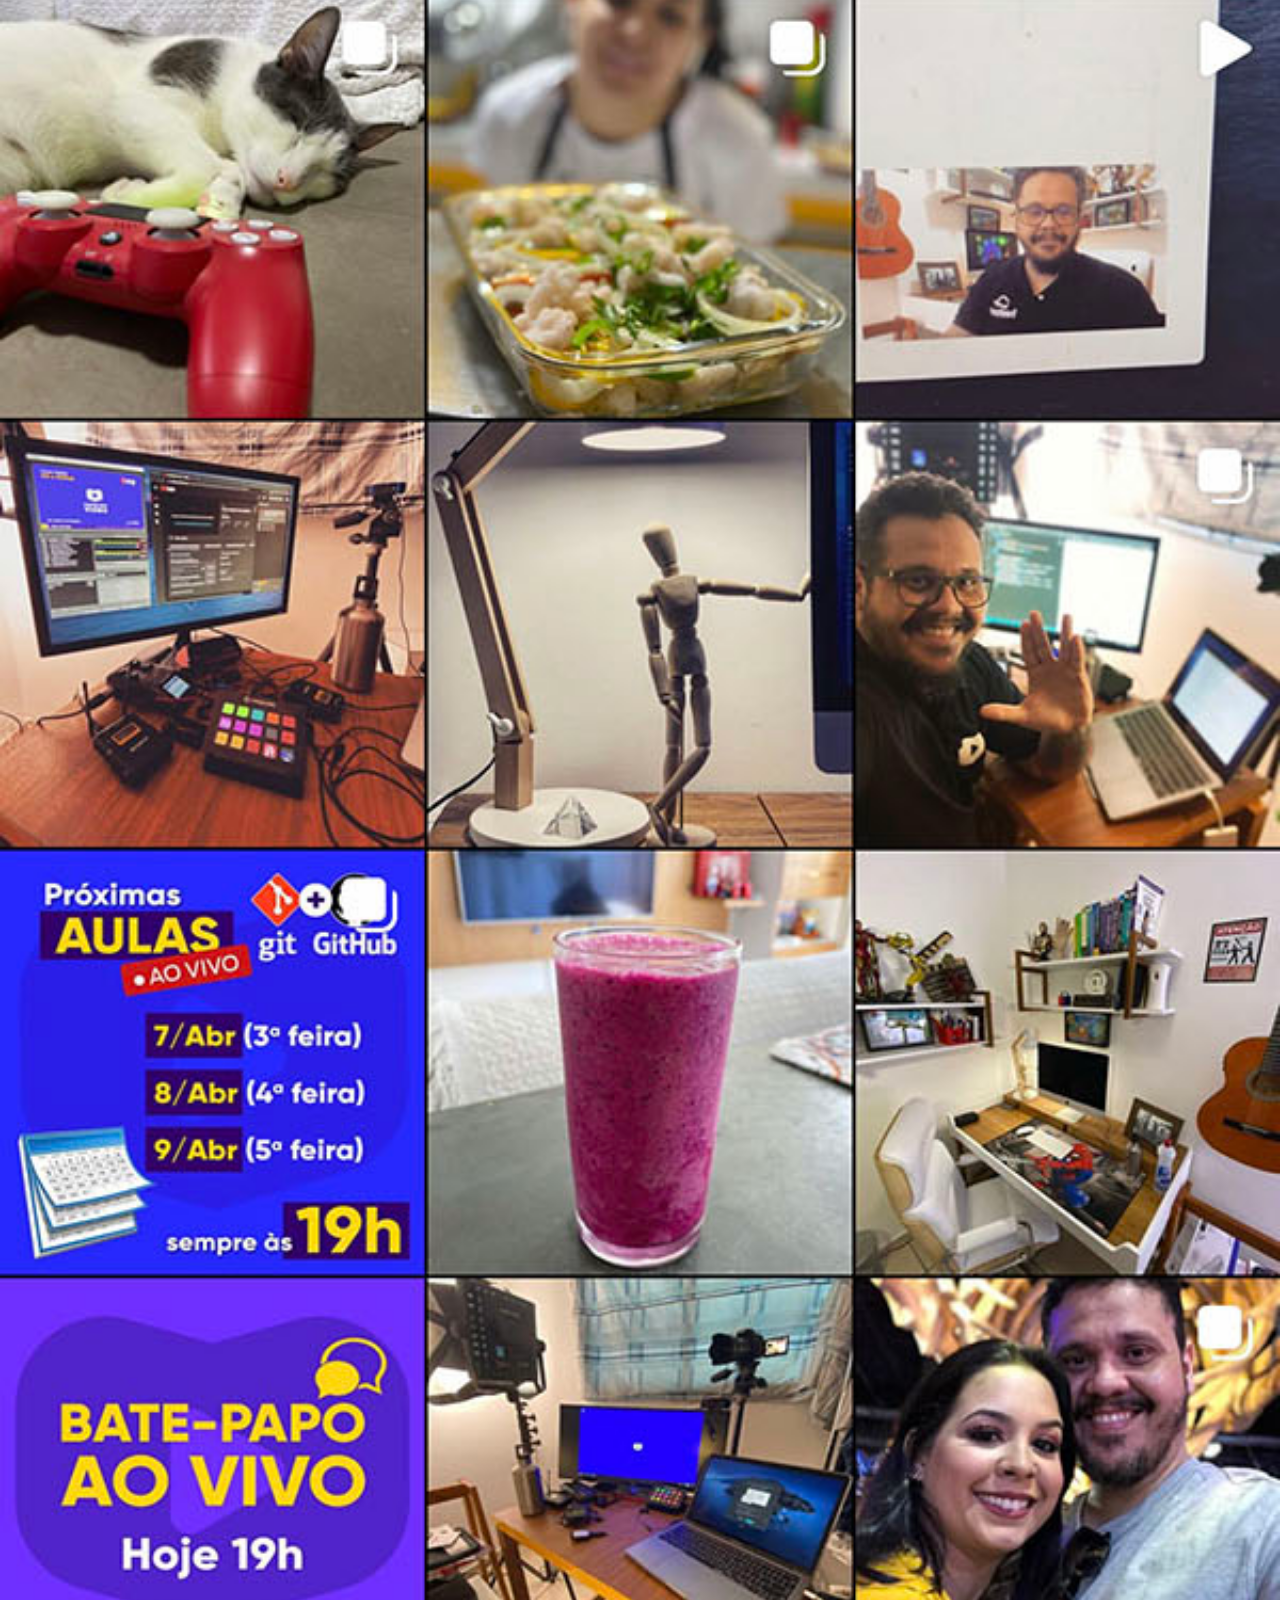
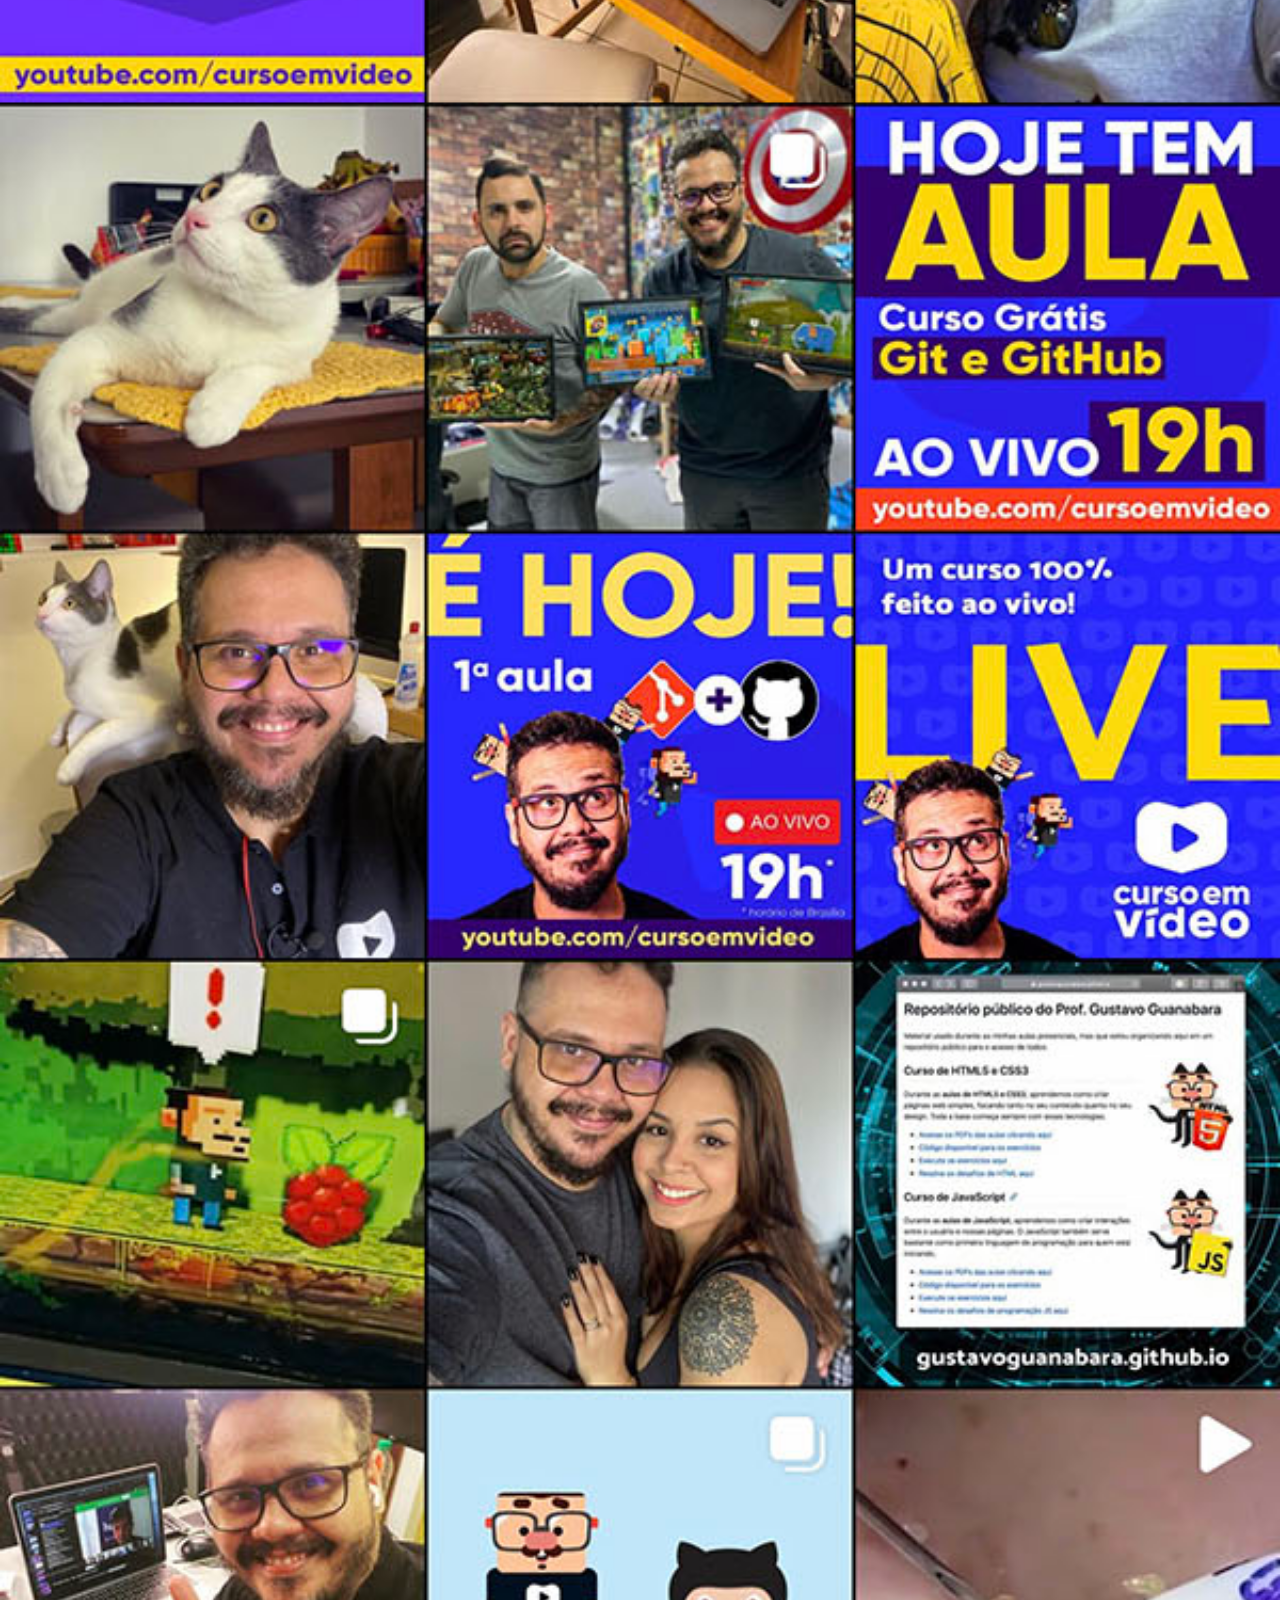
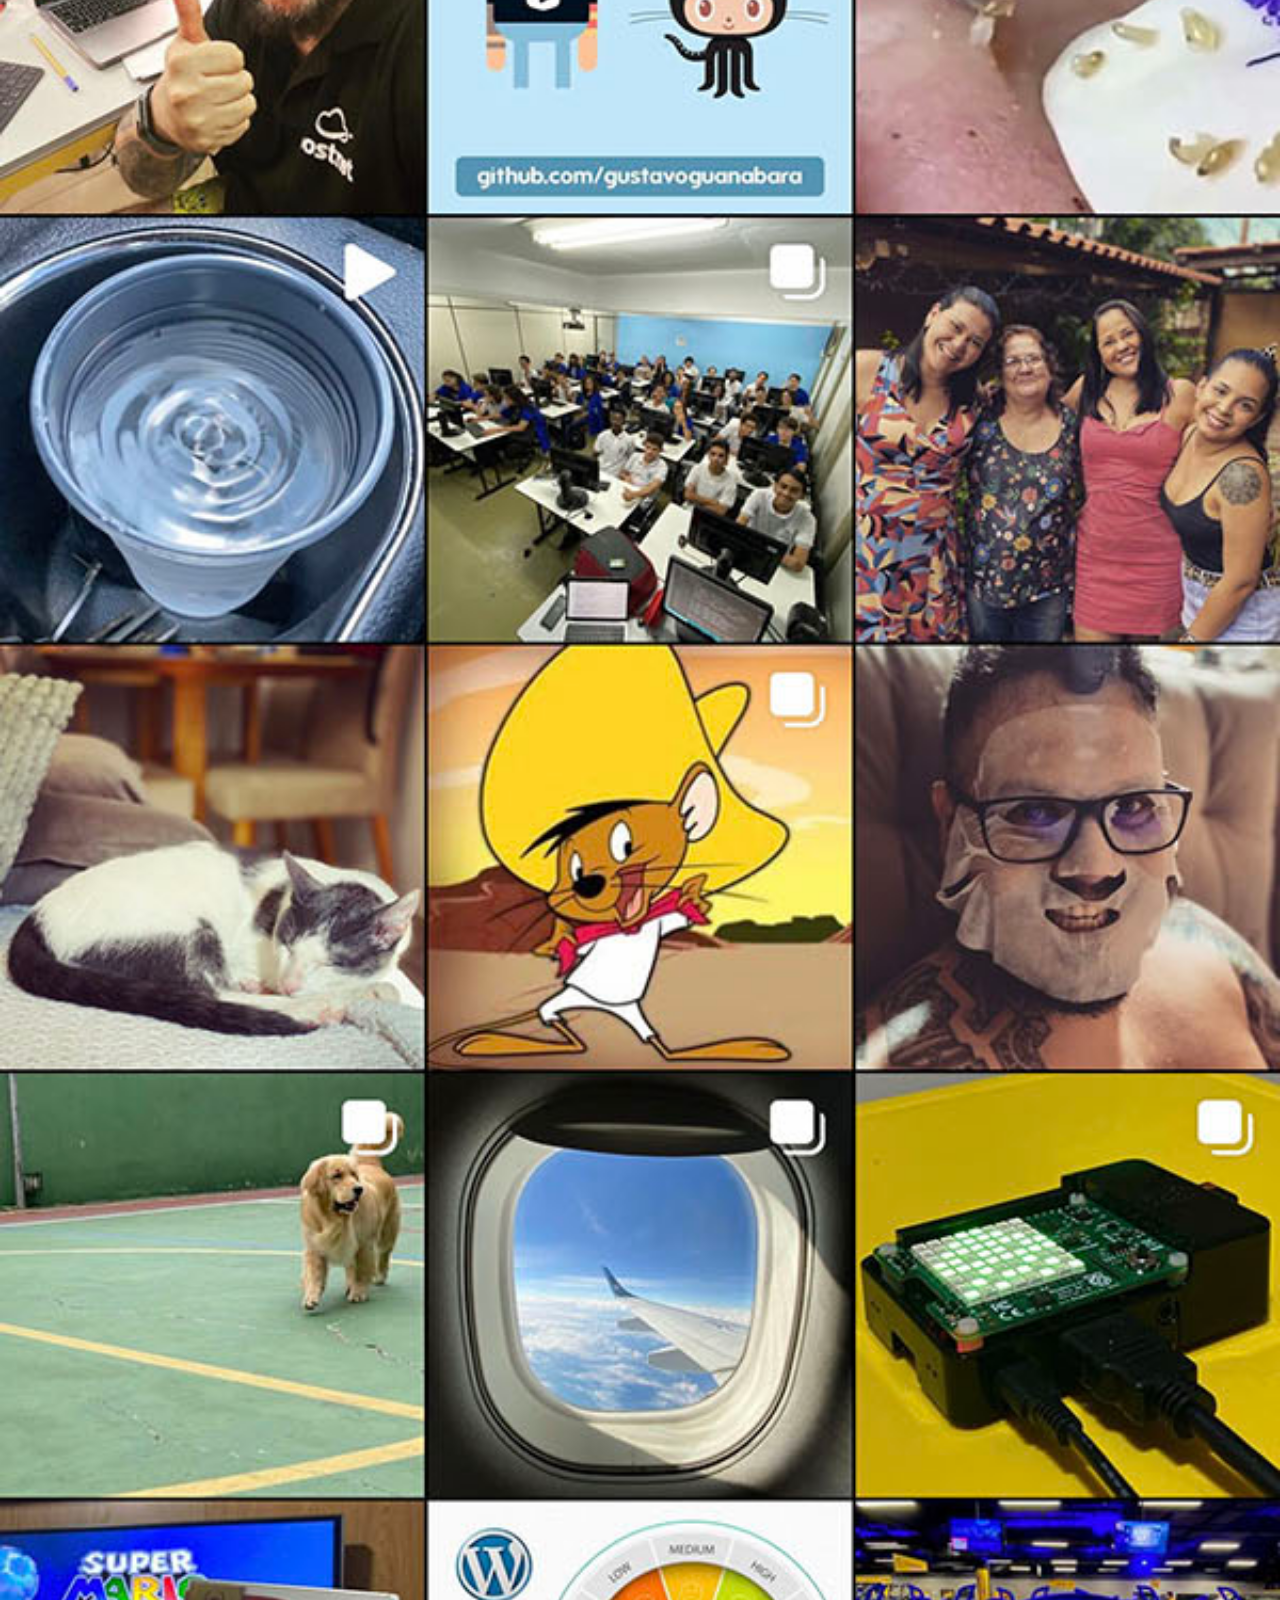
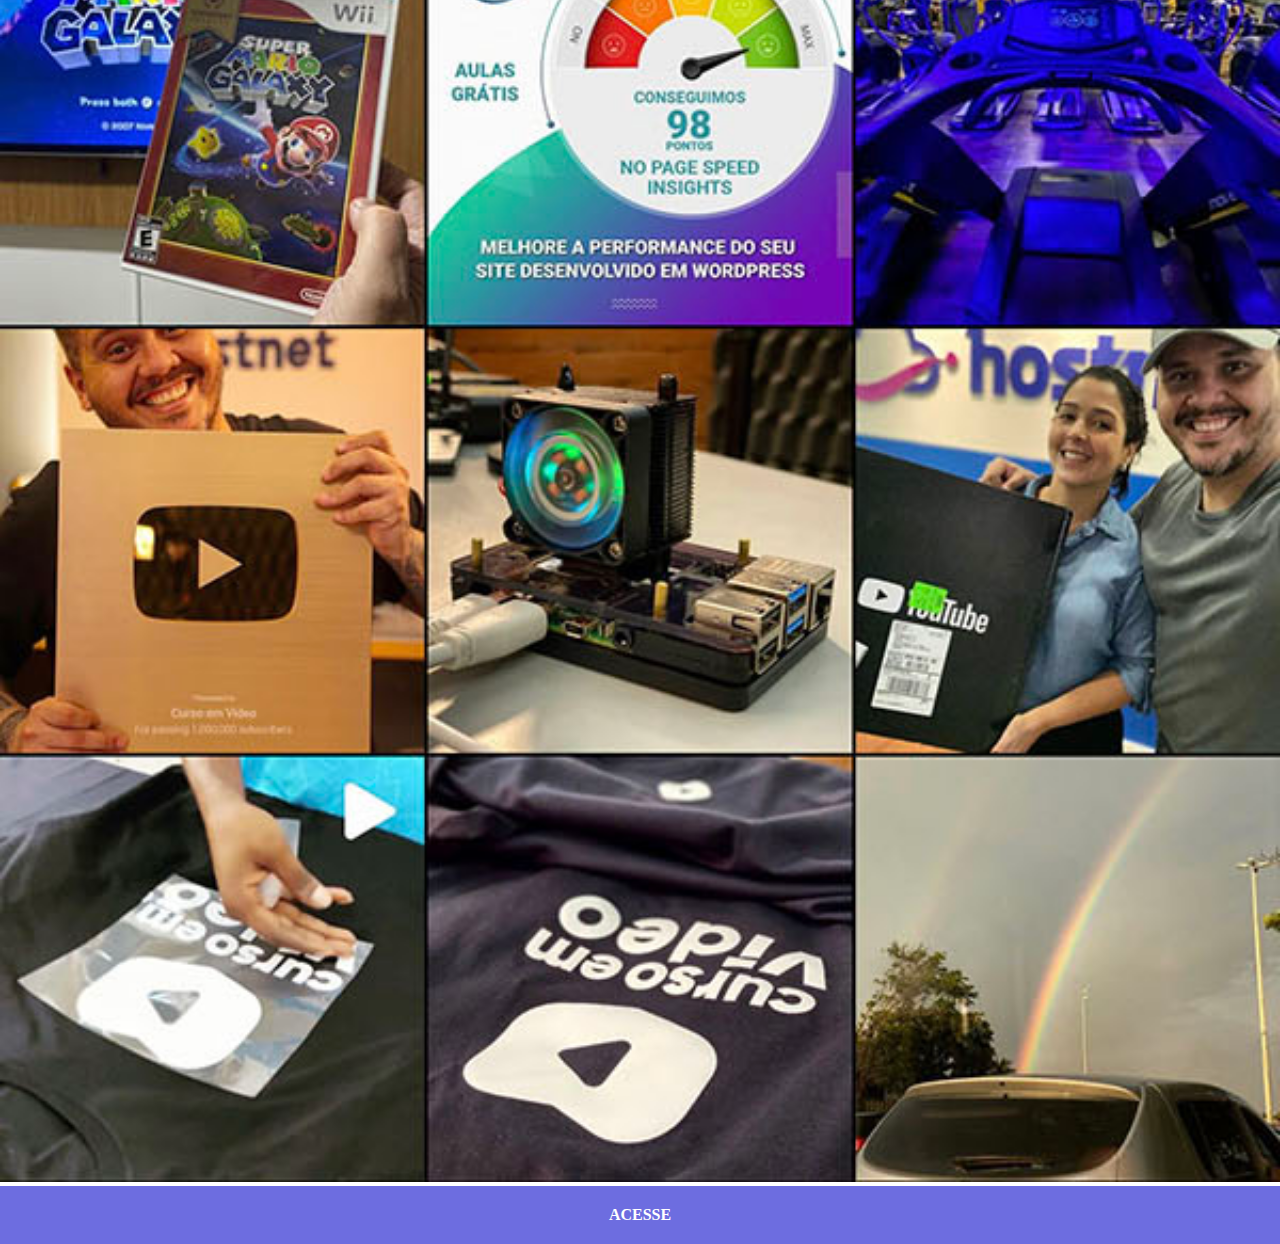
<file: insta.html>
<!DOCTYPE html>
<html lang="pt-br">
<head>
    <meta charset="UTF-8">
    <meta name="viewport" content="width=device-width, initial-scale=1.0">
    <title>Instagram</title>
    <link rel="stylesheet" href="estilos/social.css">
</head>
<body>
    <img src="imagens/tela-instagram.jpg" alt="Tela do Instagram">
    <a href="https://www.instagram.com/gustavoguanabara/" target="_blank">ACESSE</a>
</body>
</html>
</file>
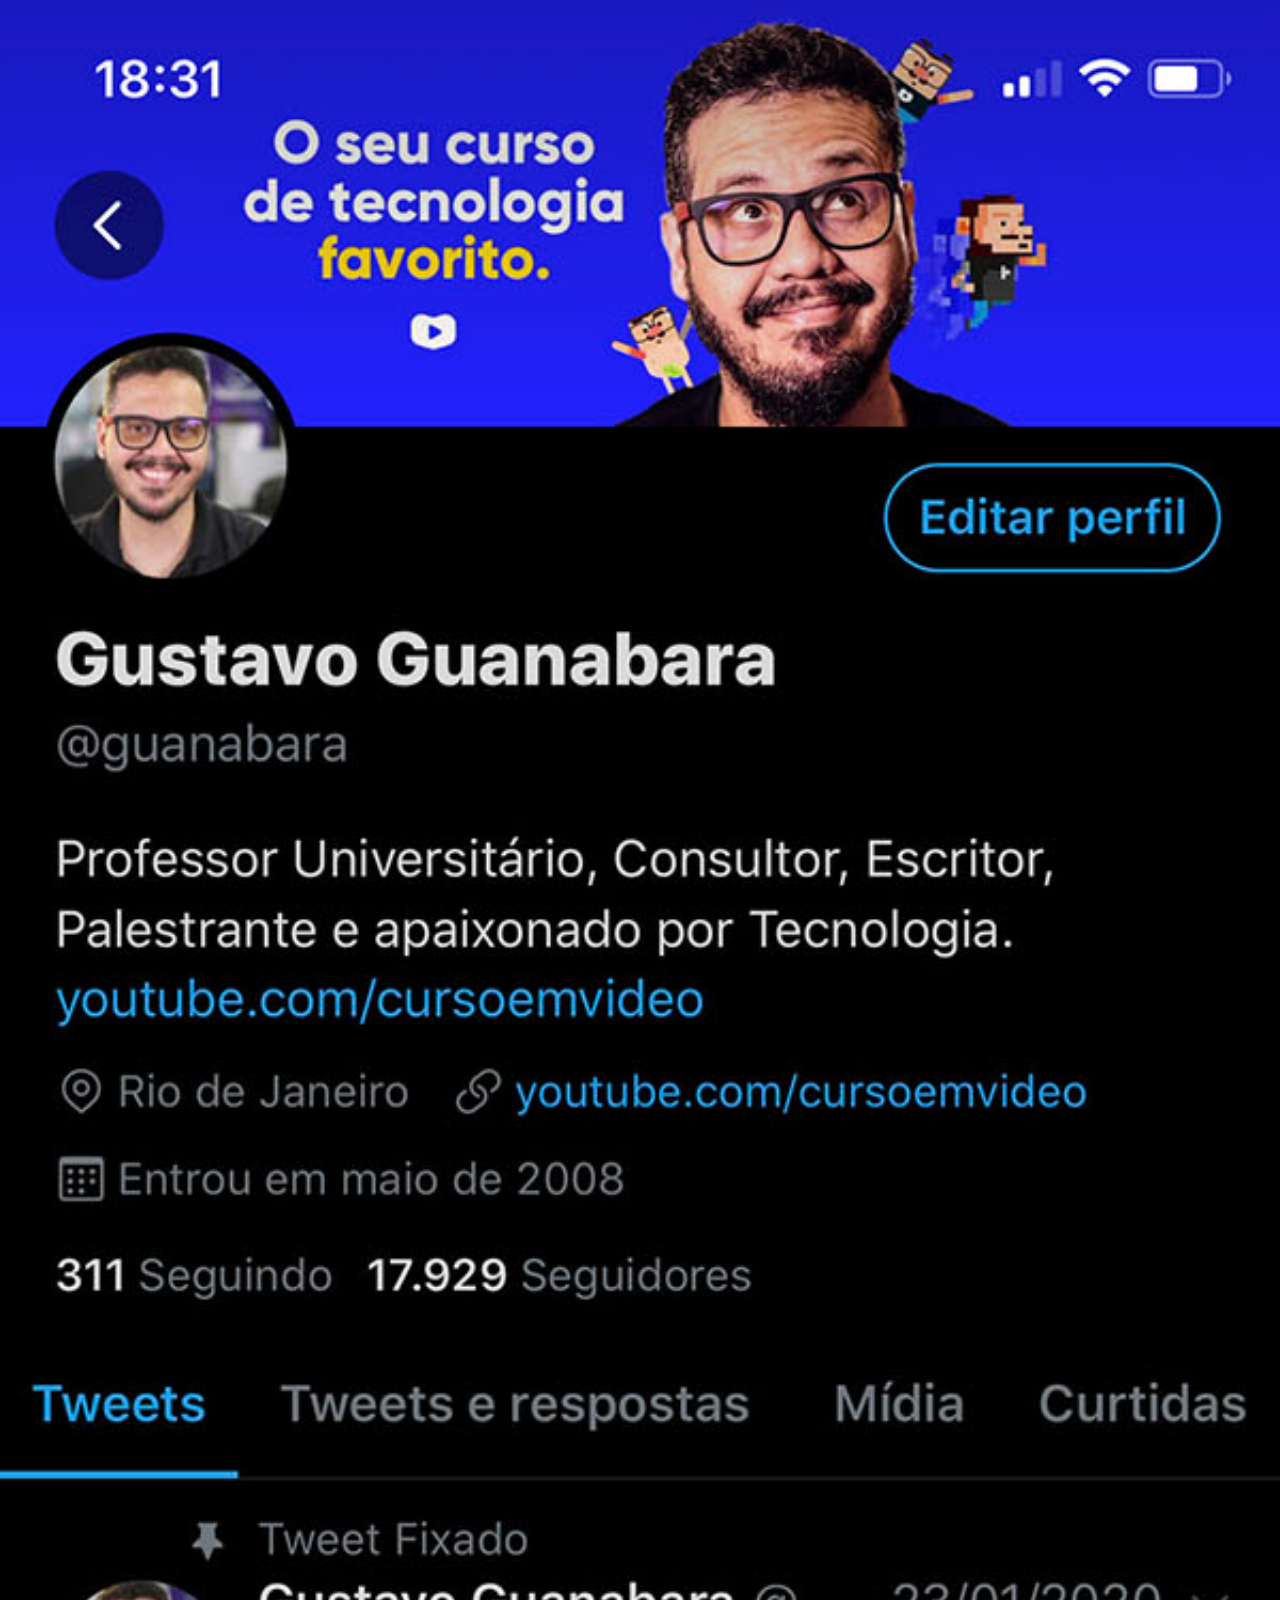
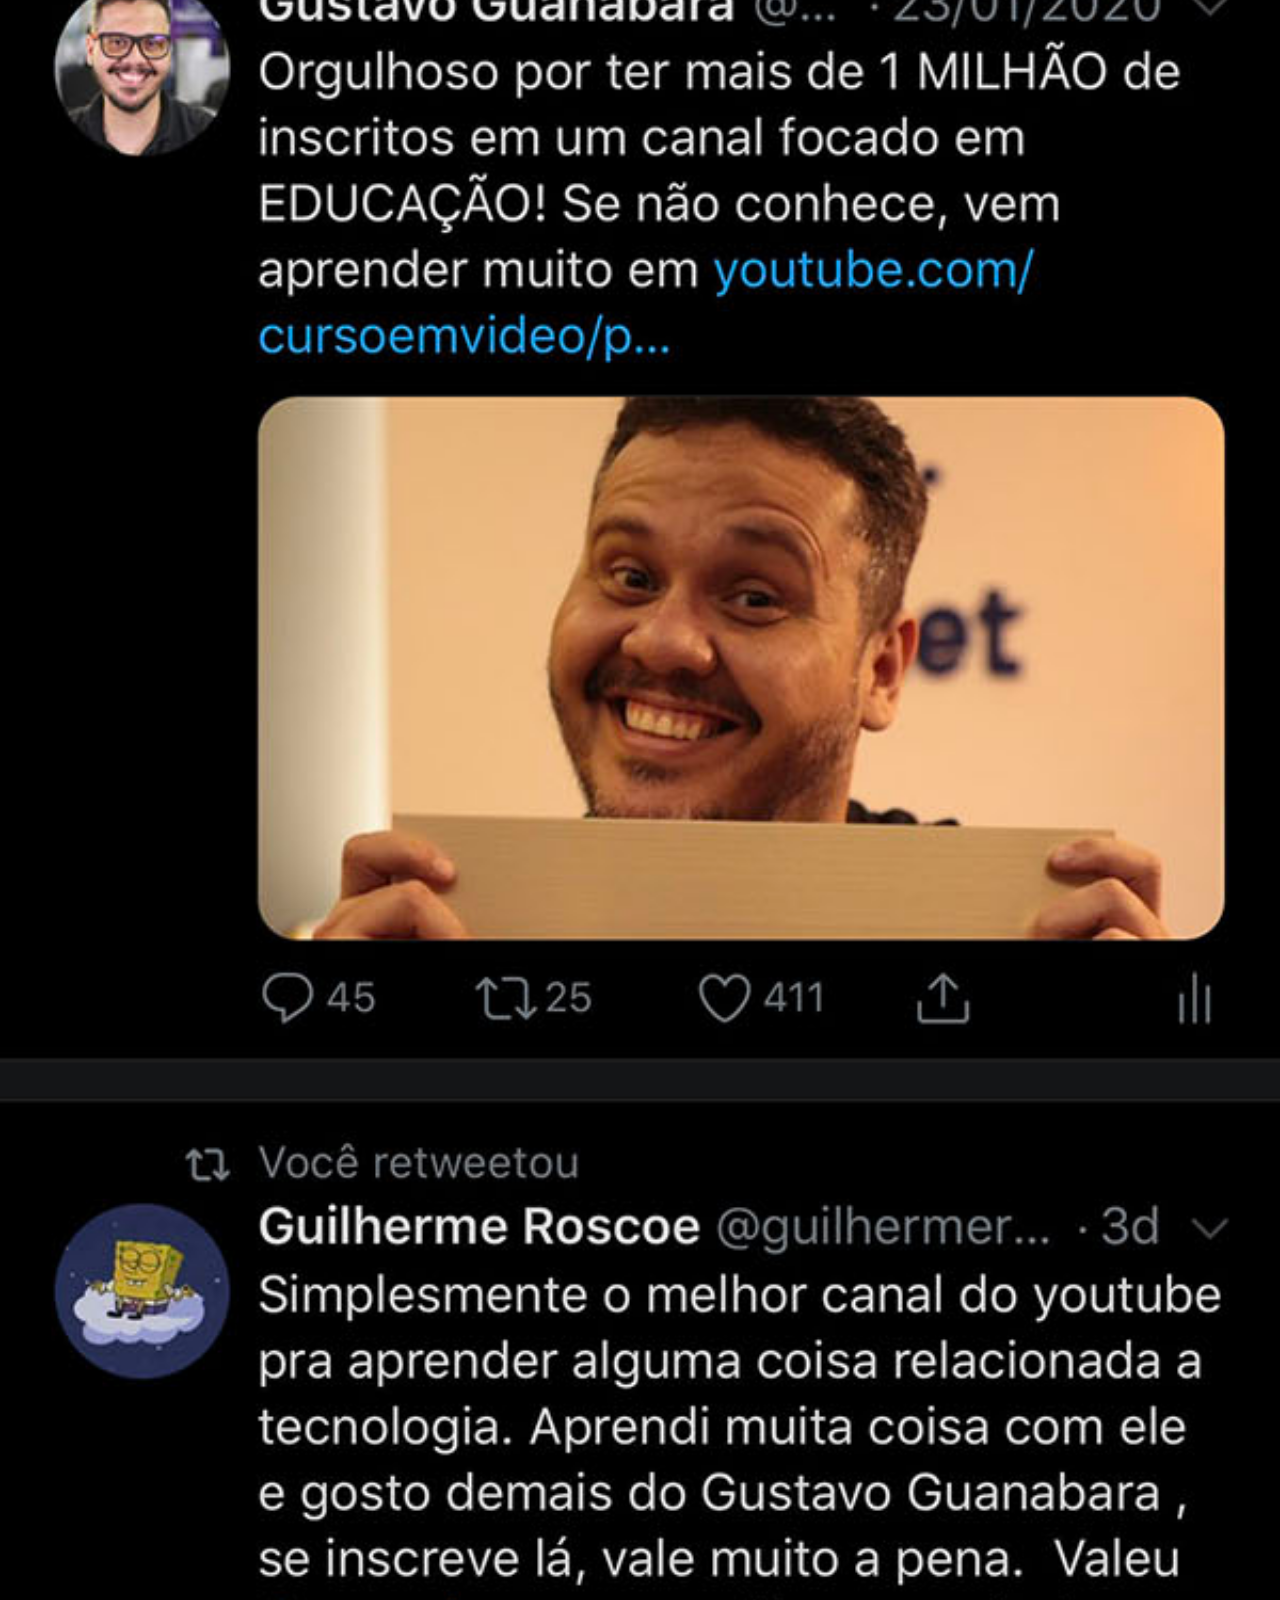
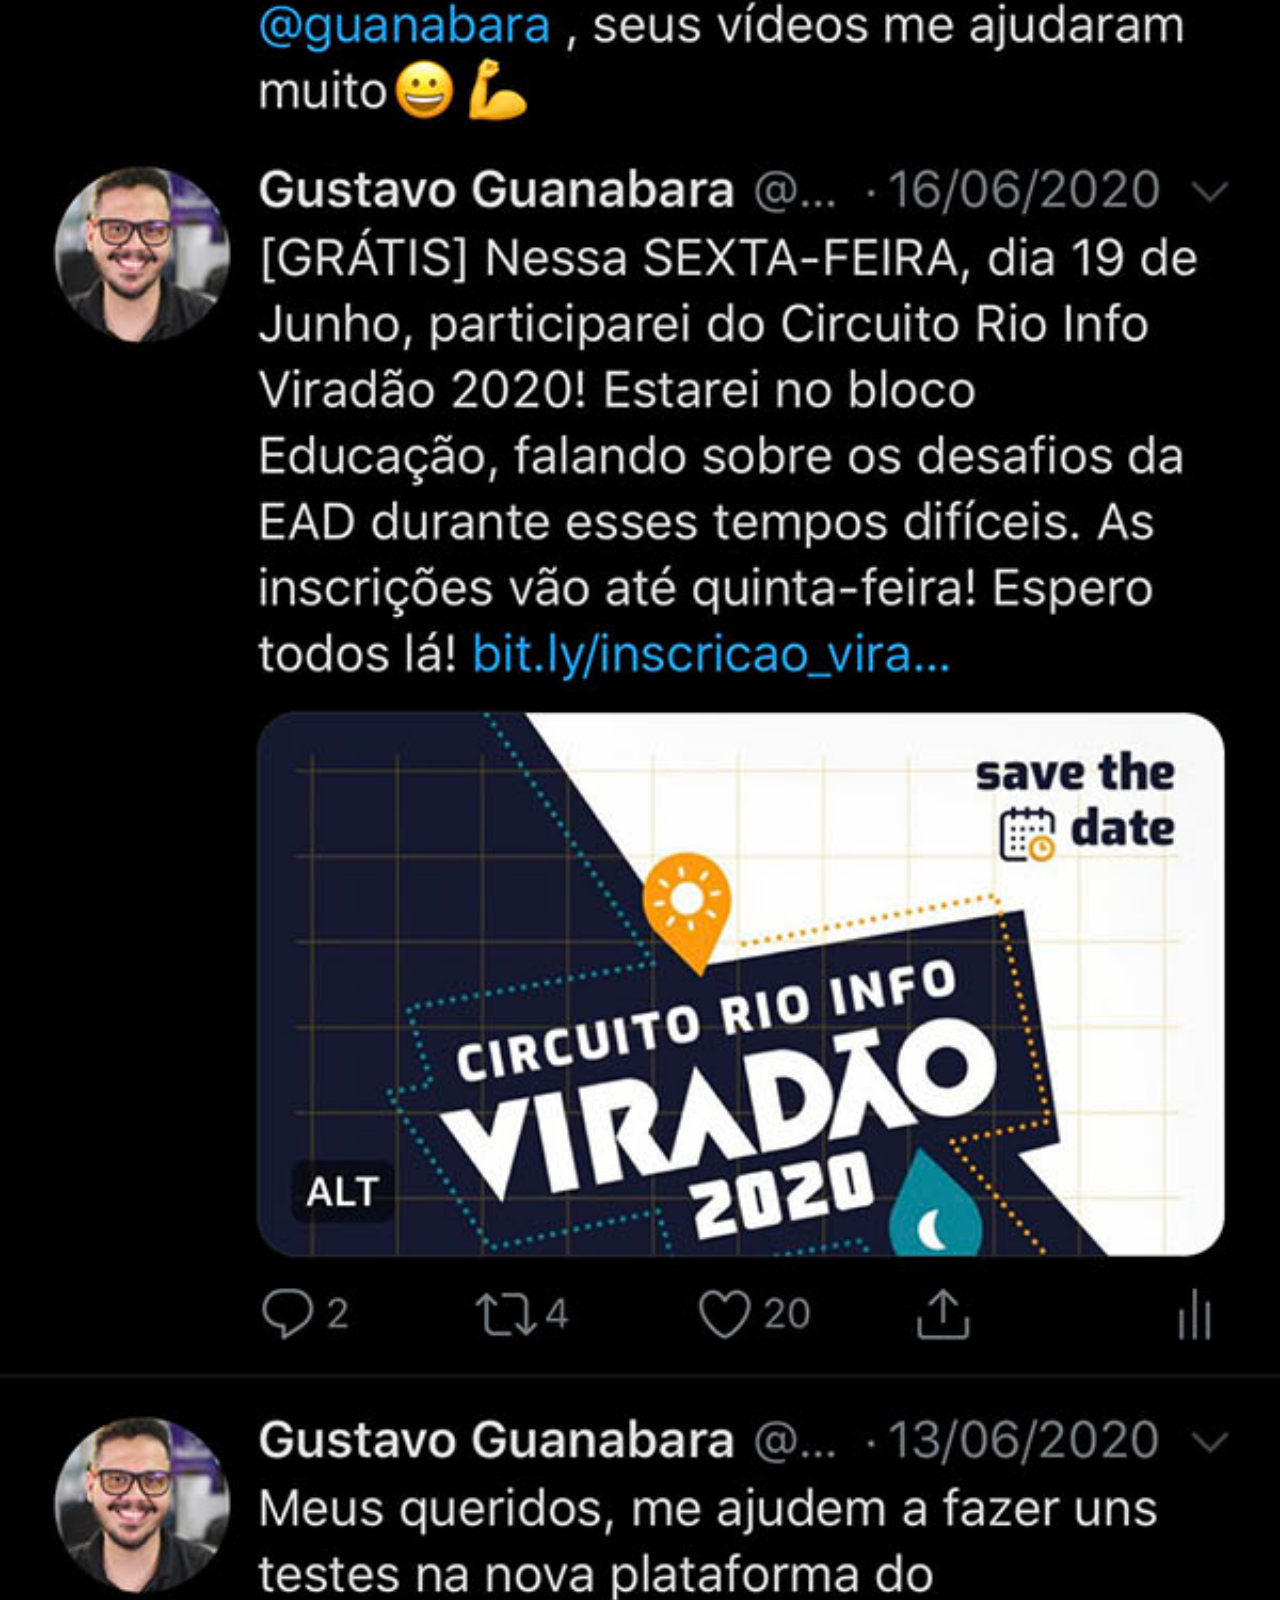
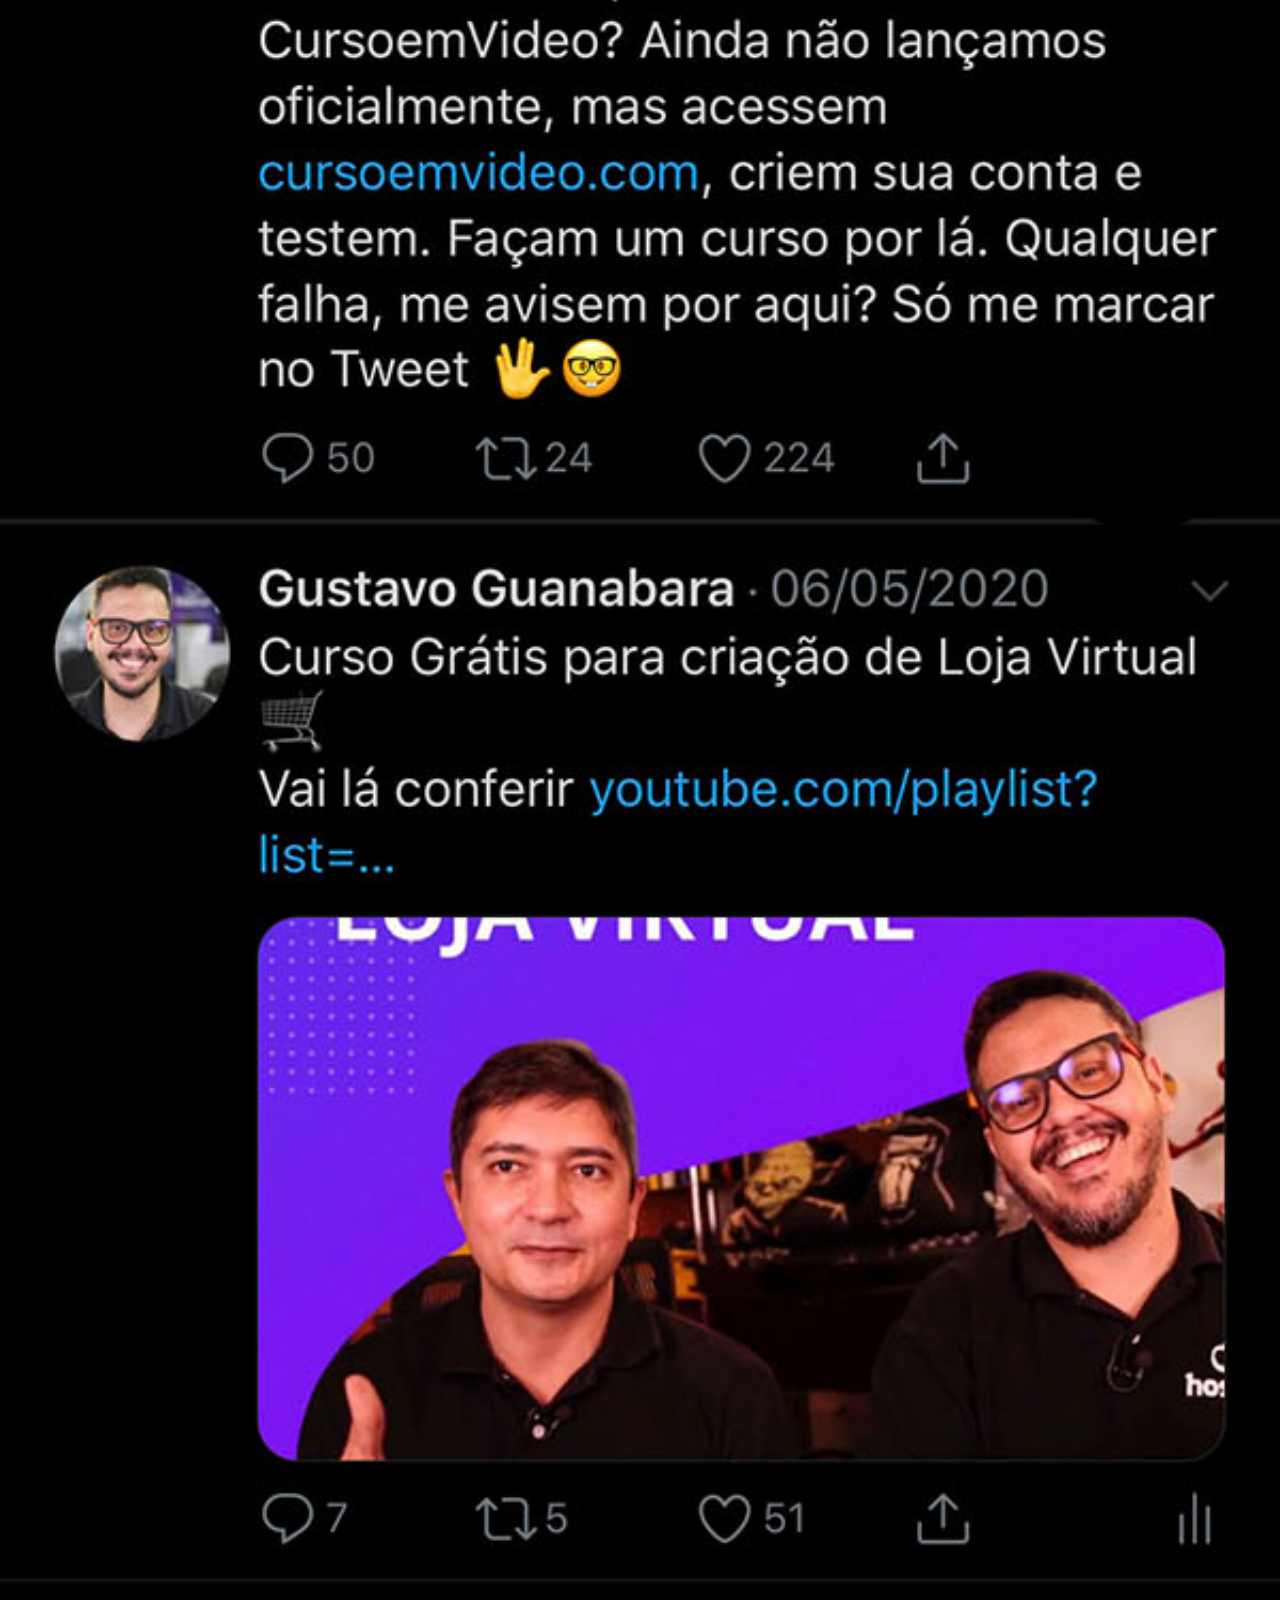
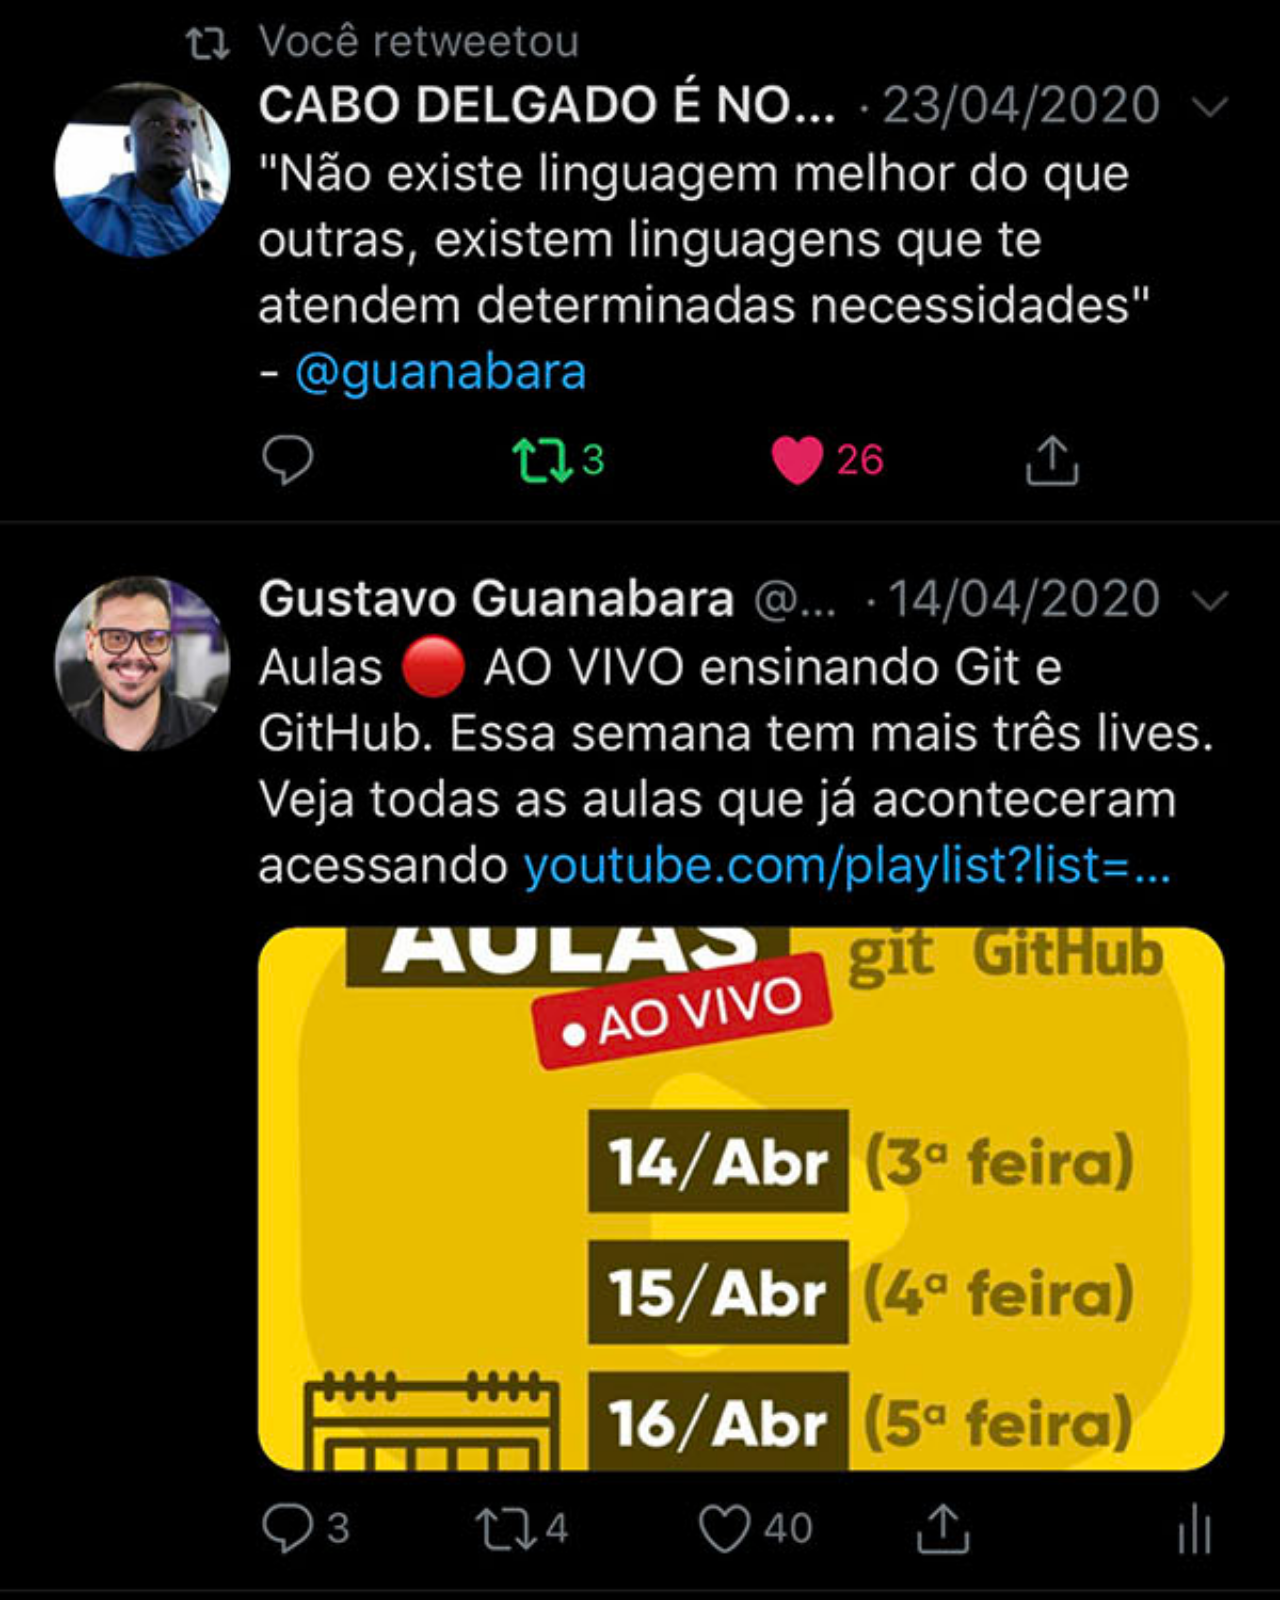
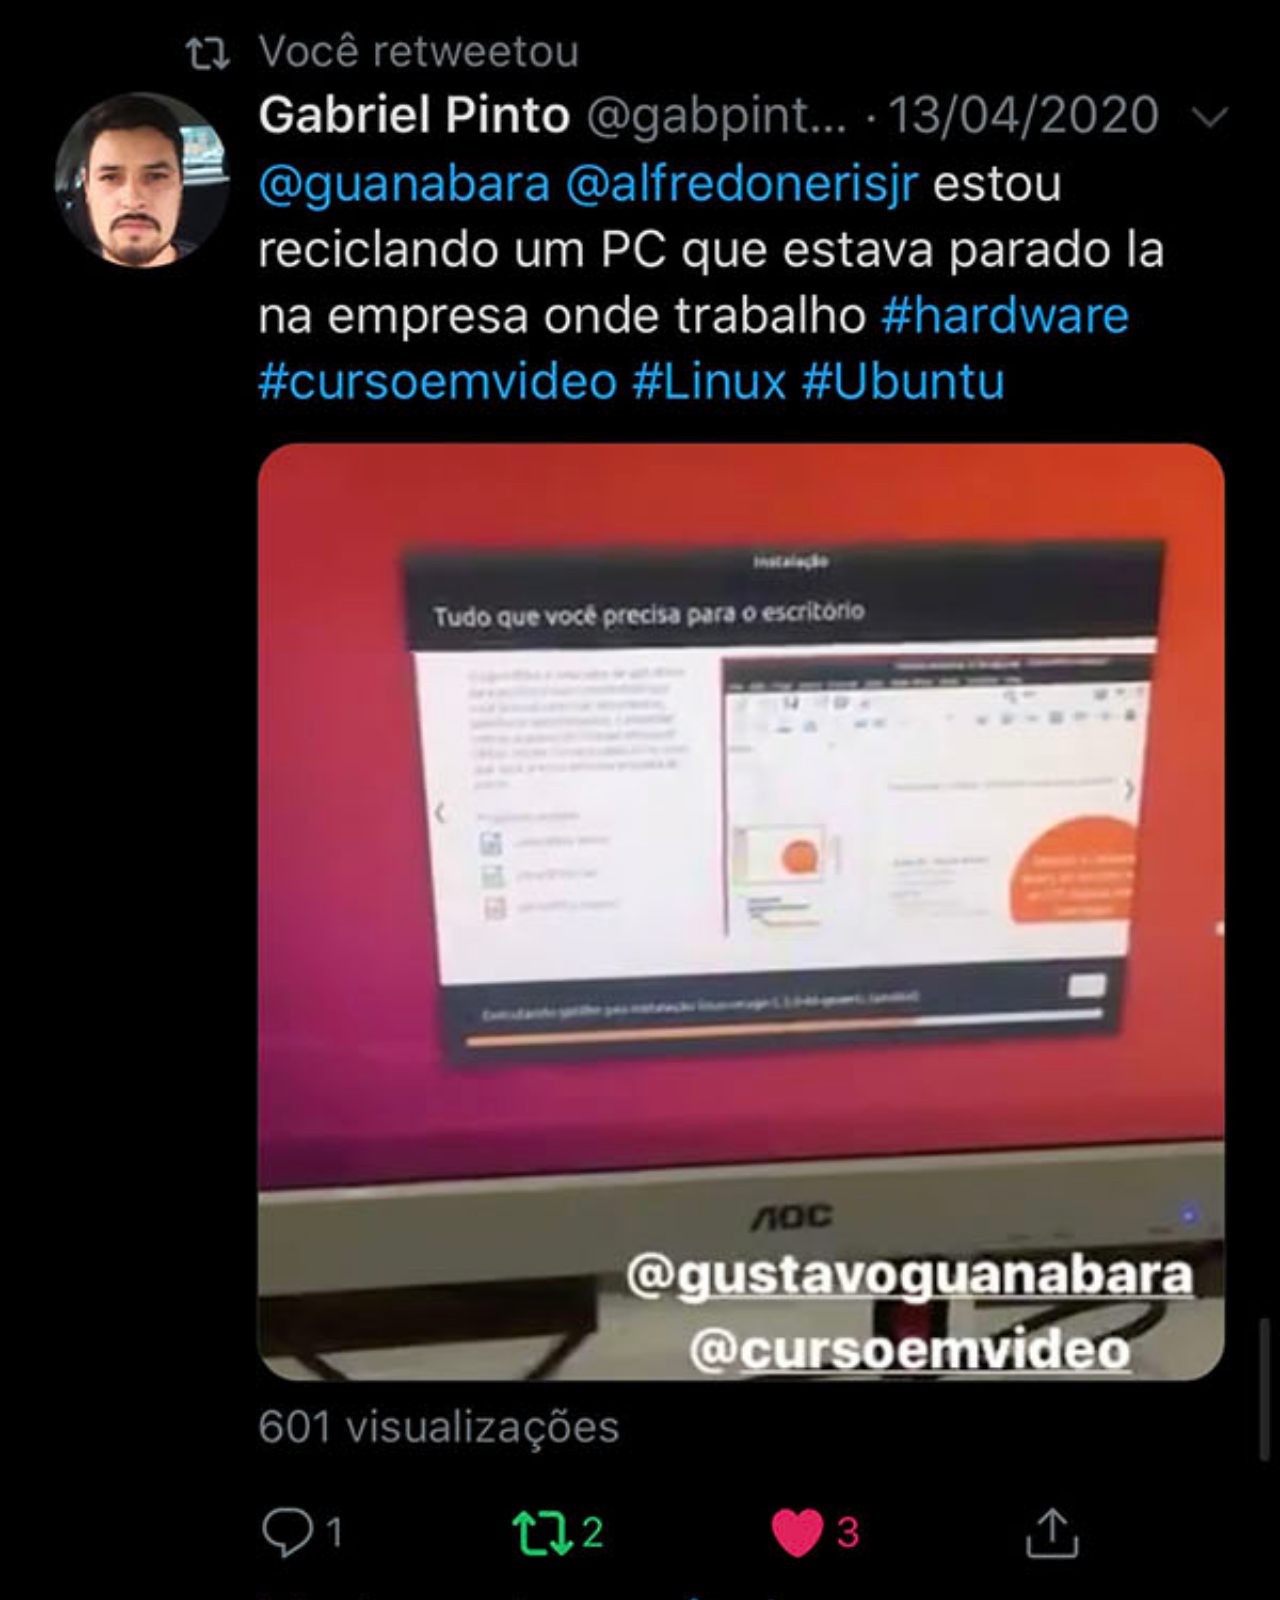
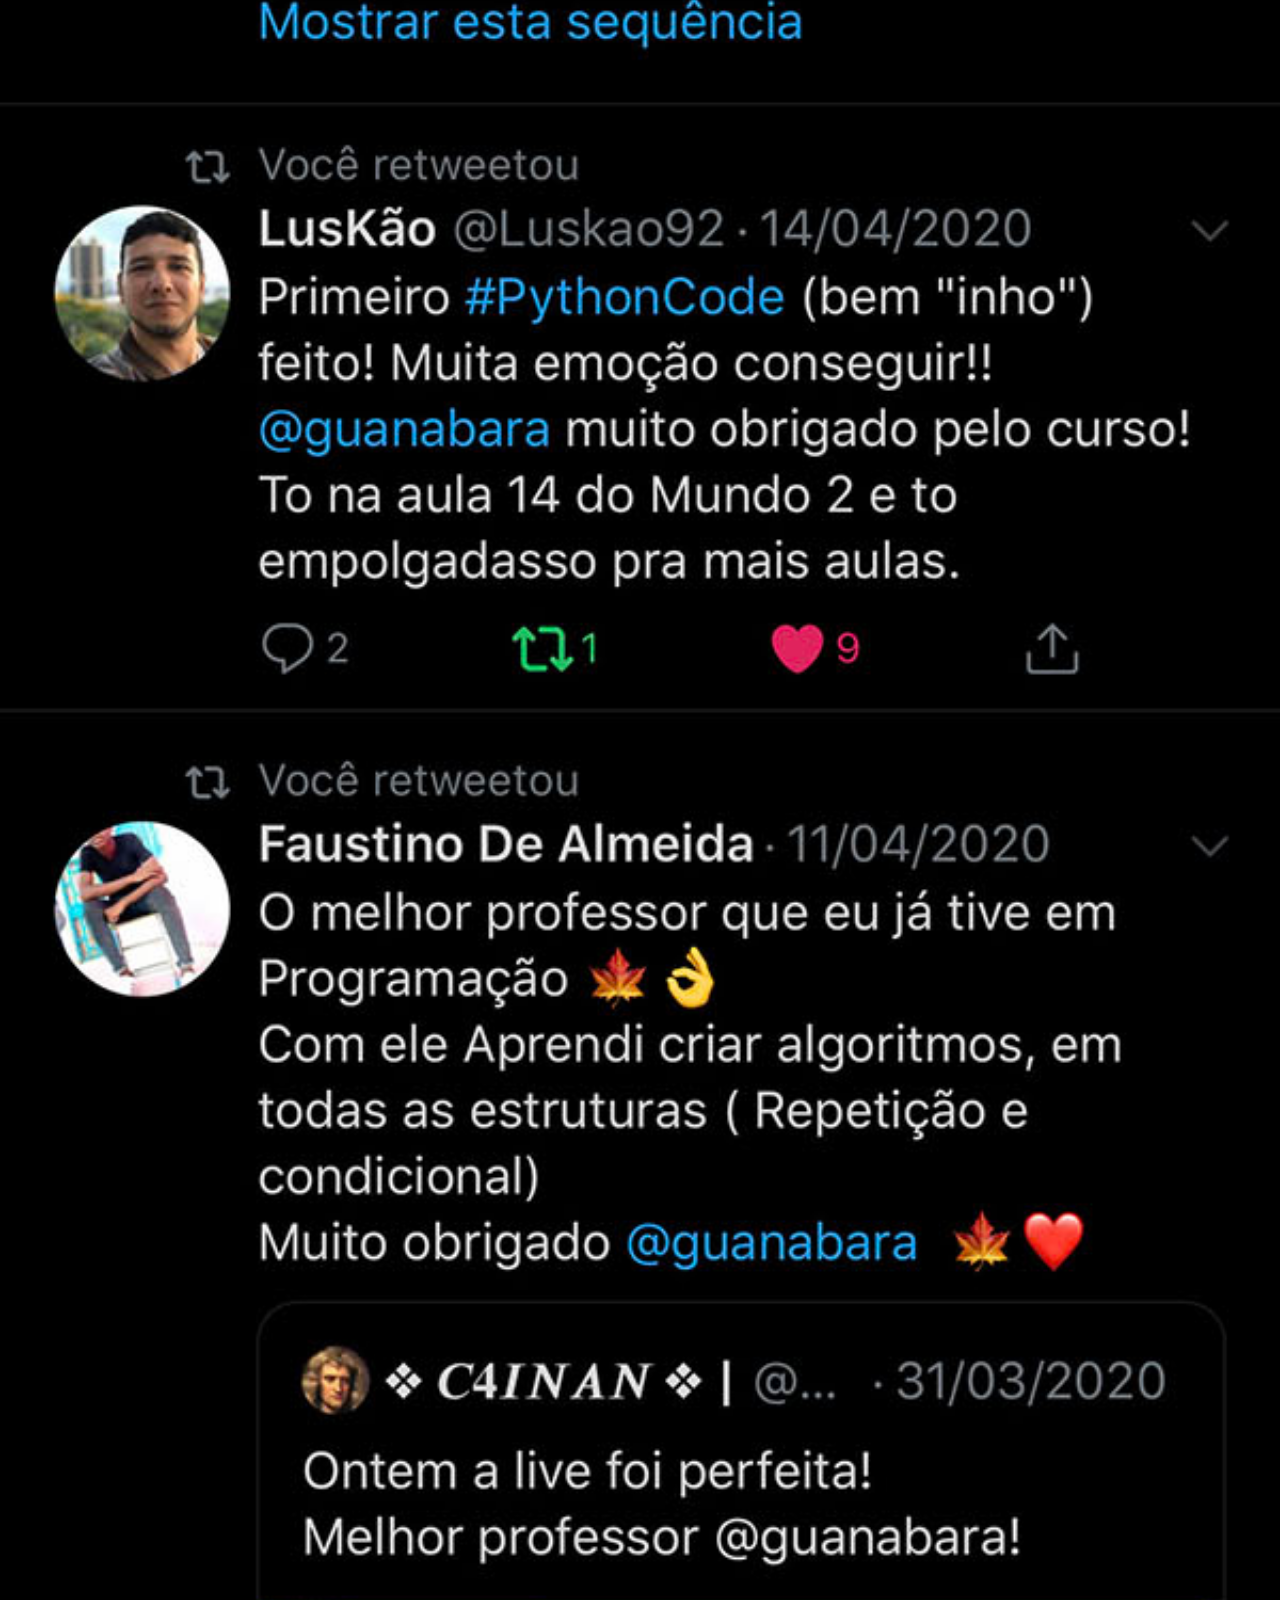
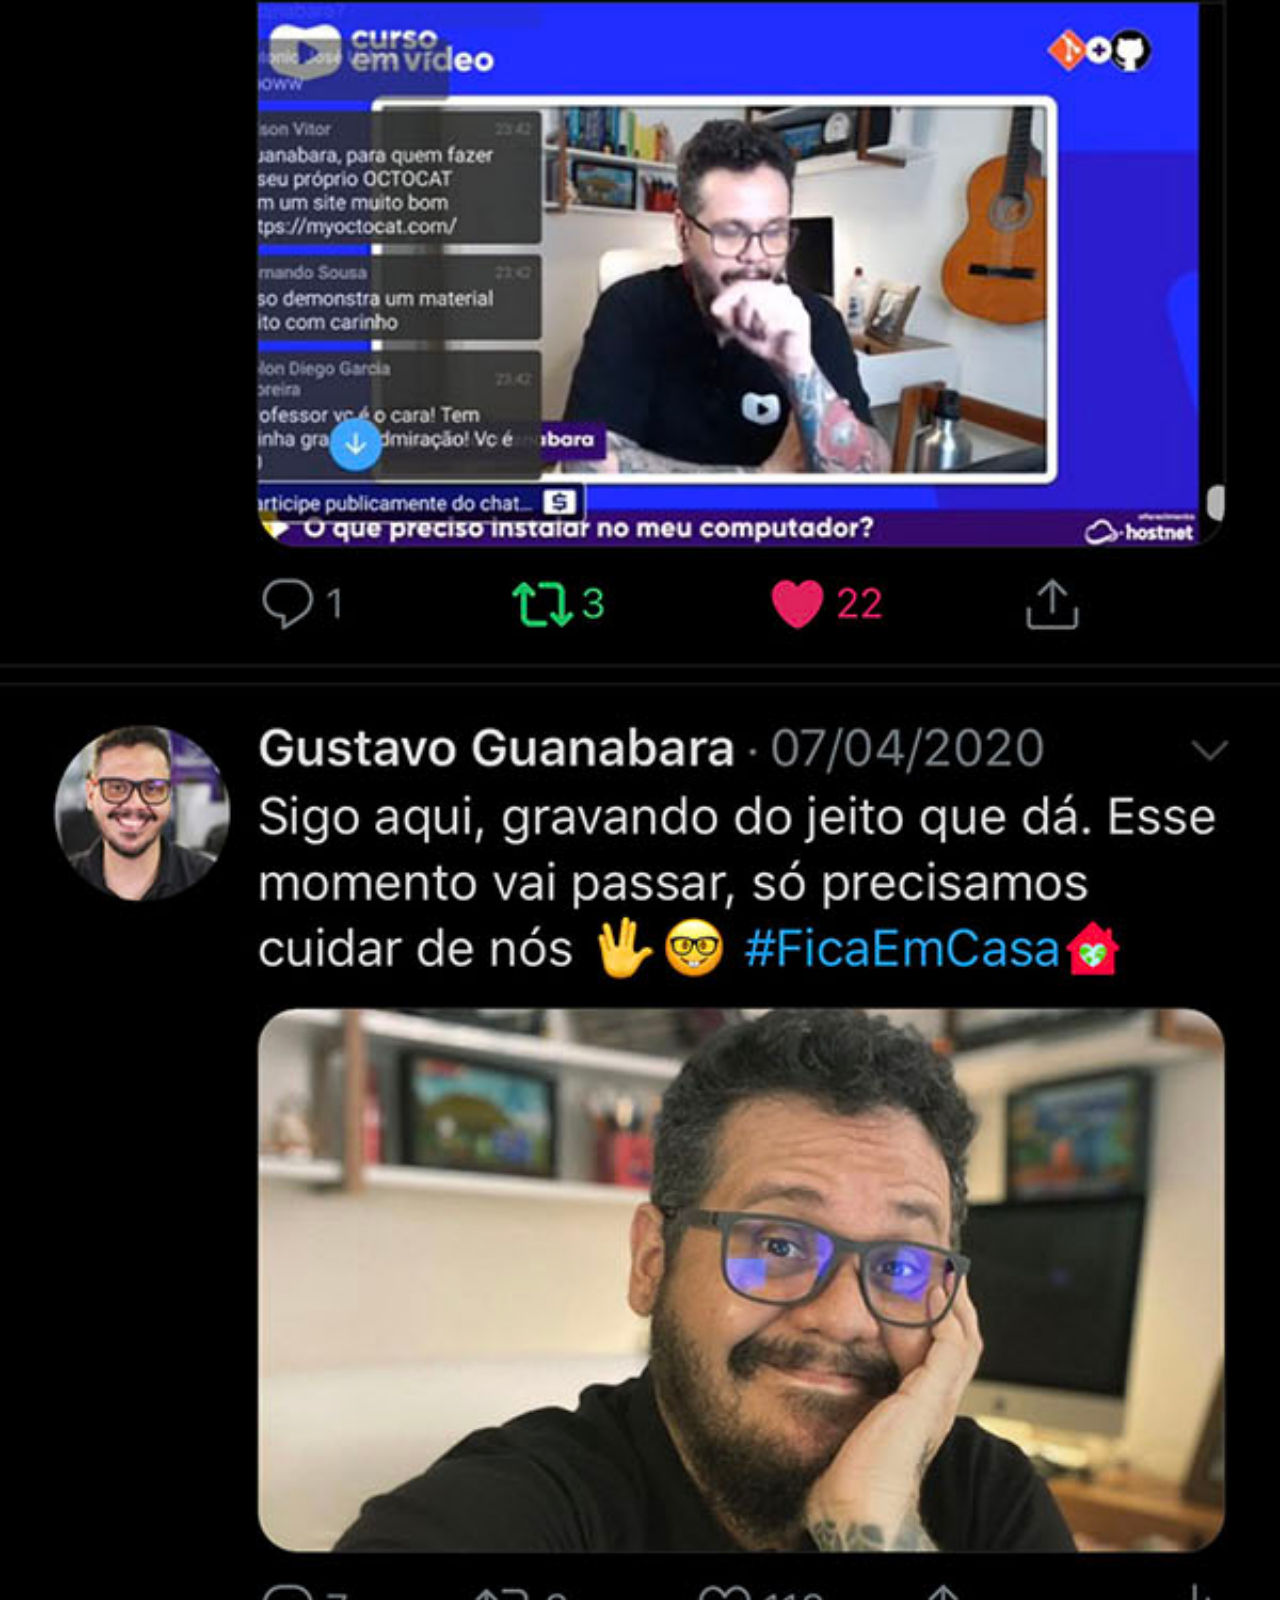
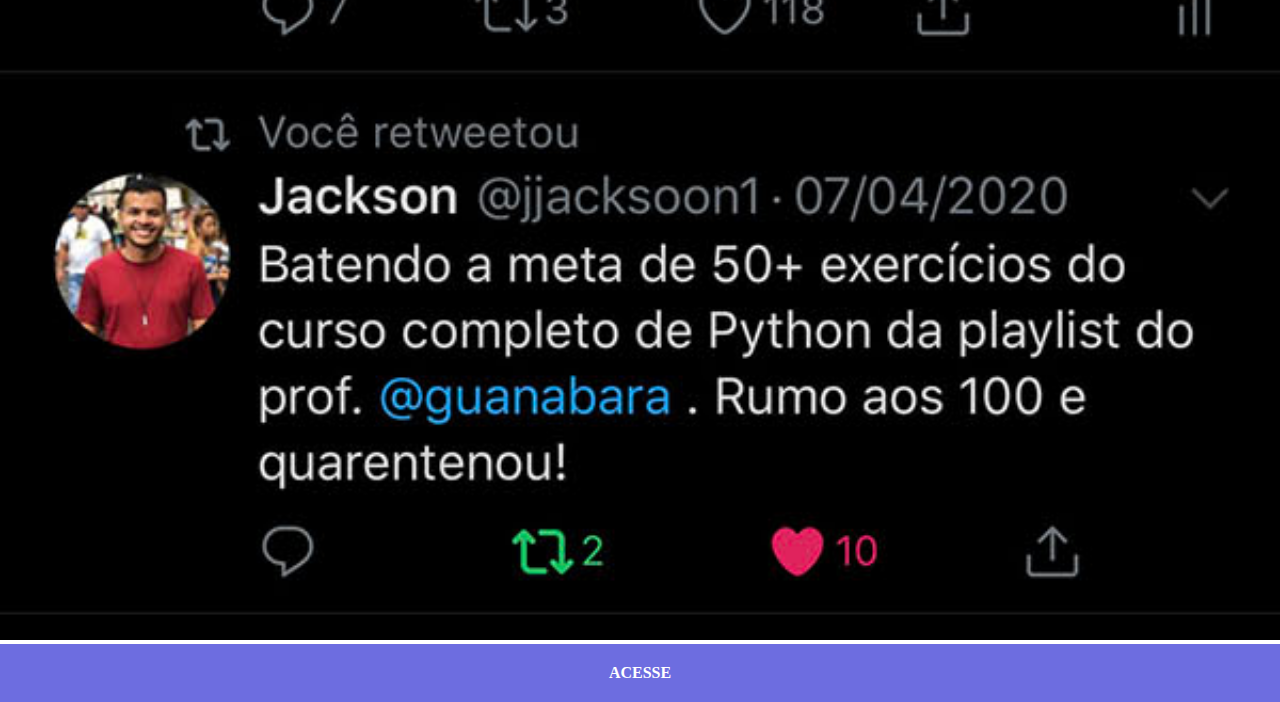
<file: x.html>
<!DOCTYPE html>
<html lang="pt-br">
<head>
    <meta charset="UTF-8">
    <meta name="viewport" content="width=device-width, initial-scale=1.0">
    <title>X</title>
    <link rel="stylesheet" href="estilos/social.css">
</head>
<body>
    <img src="imagens/tela-twitter.jpg" alt="Tela do X">
    <a href="https://x.com/guanabara?lang=en" target="_blank">ACESSE</a>
</body>
</html>
</file>
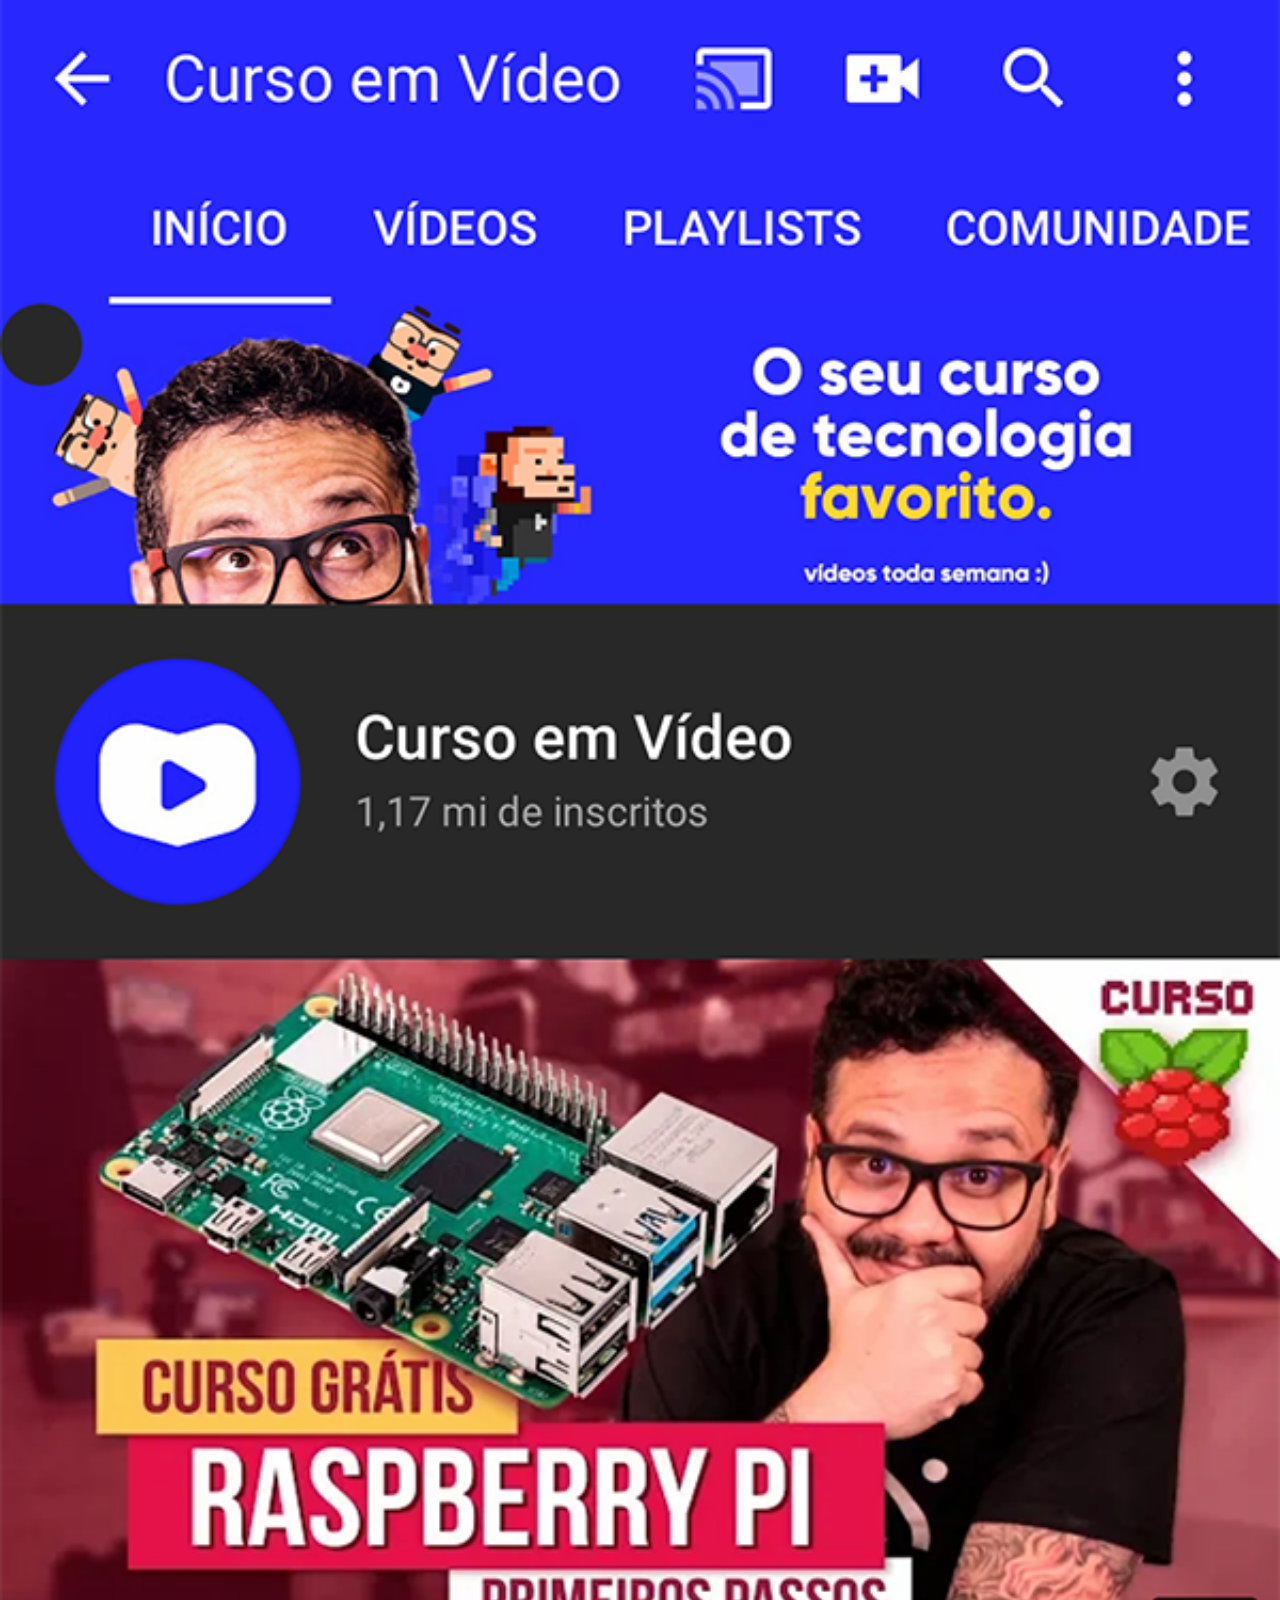
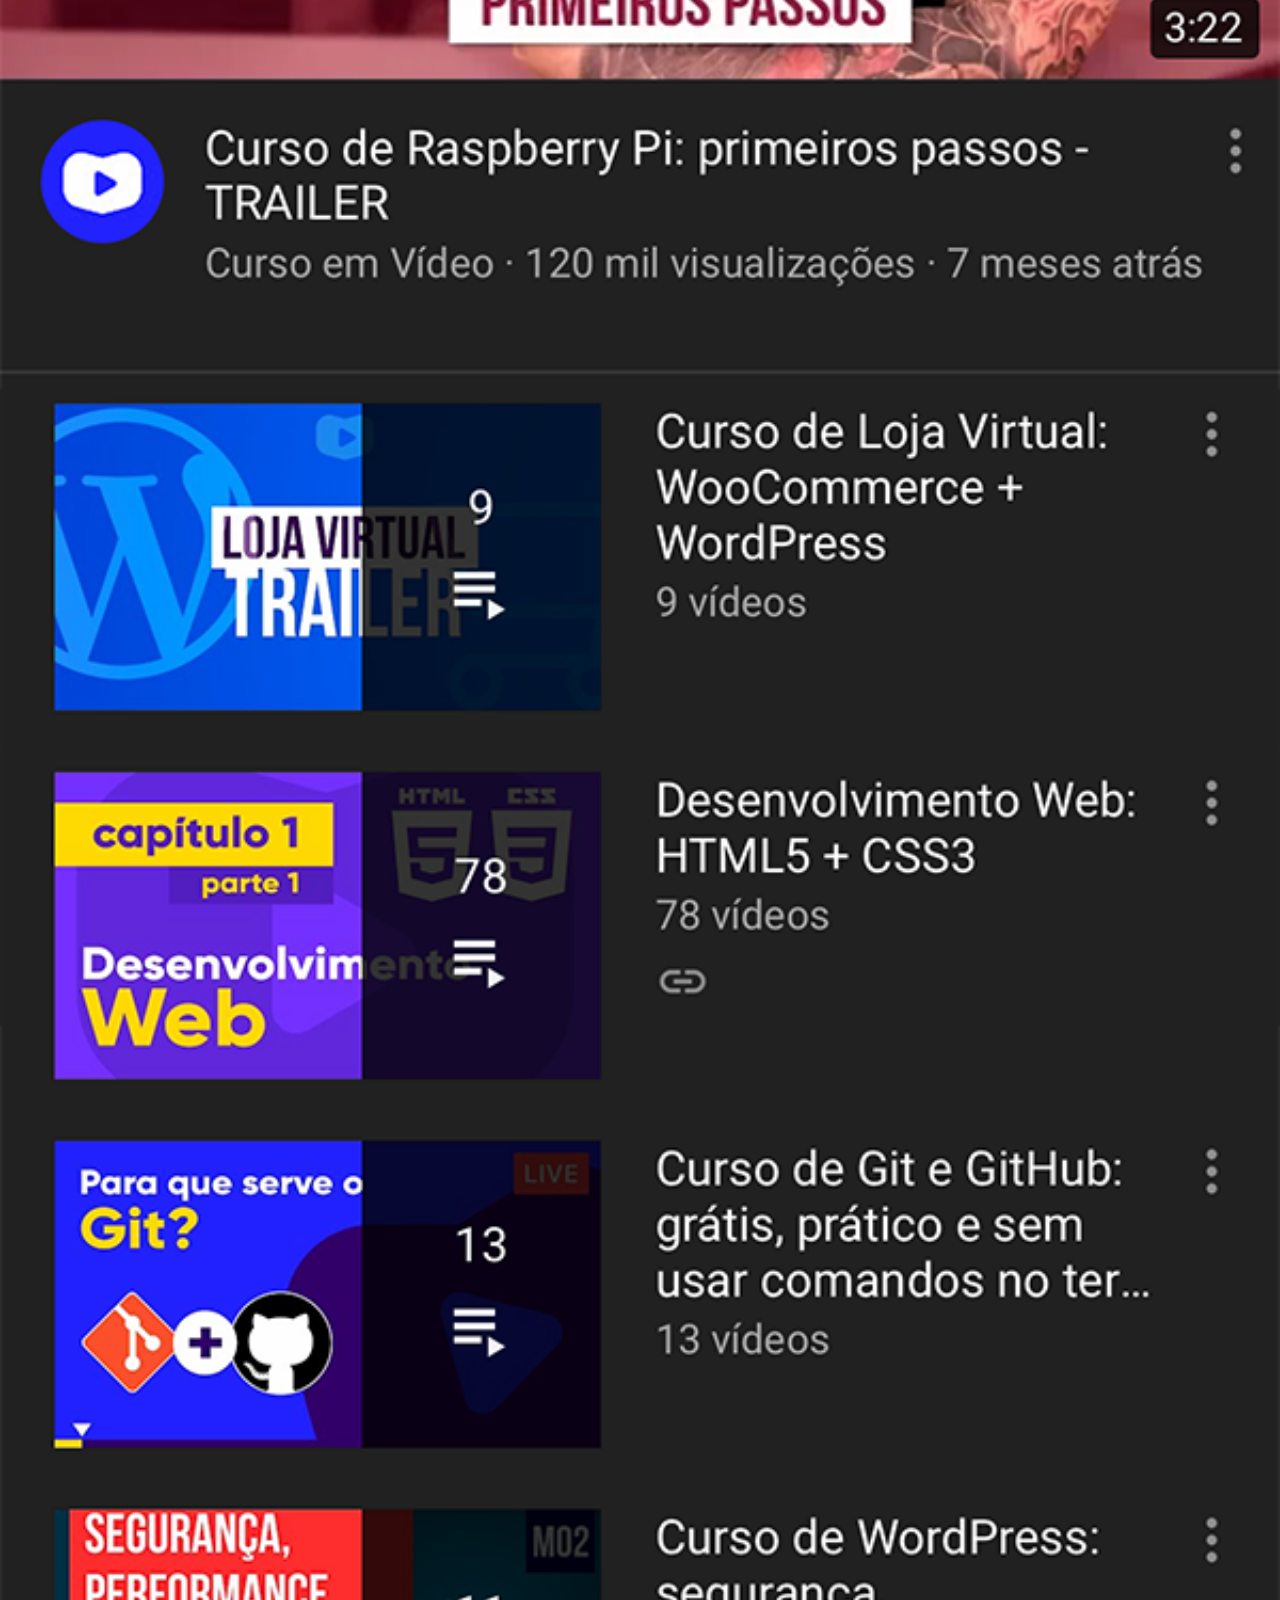
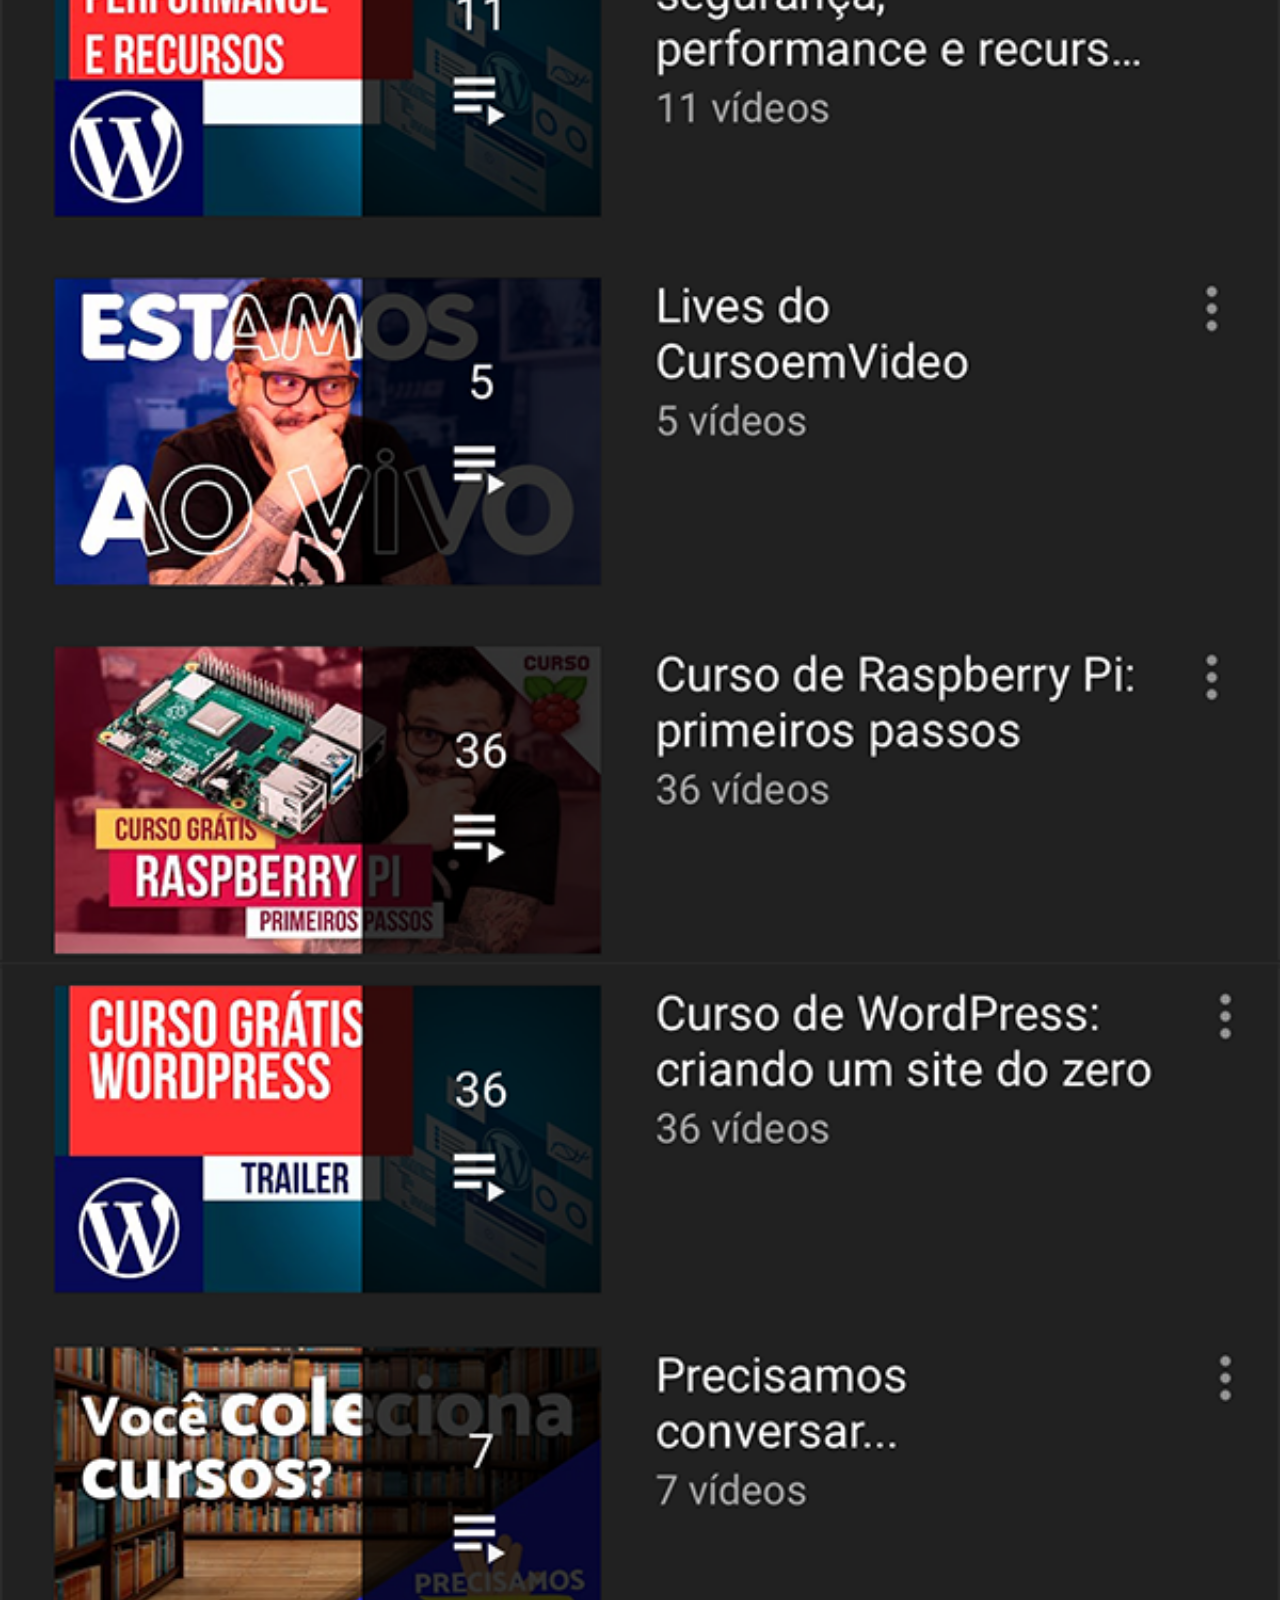
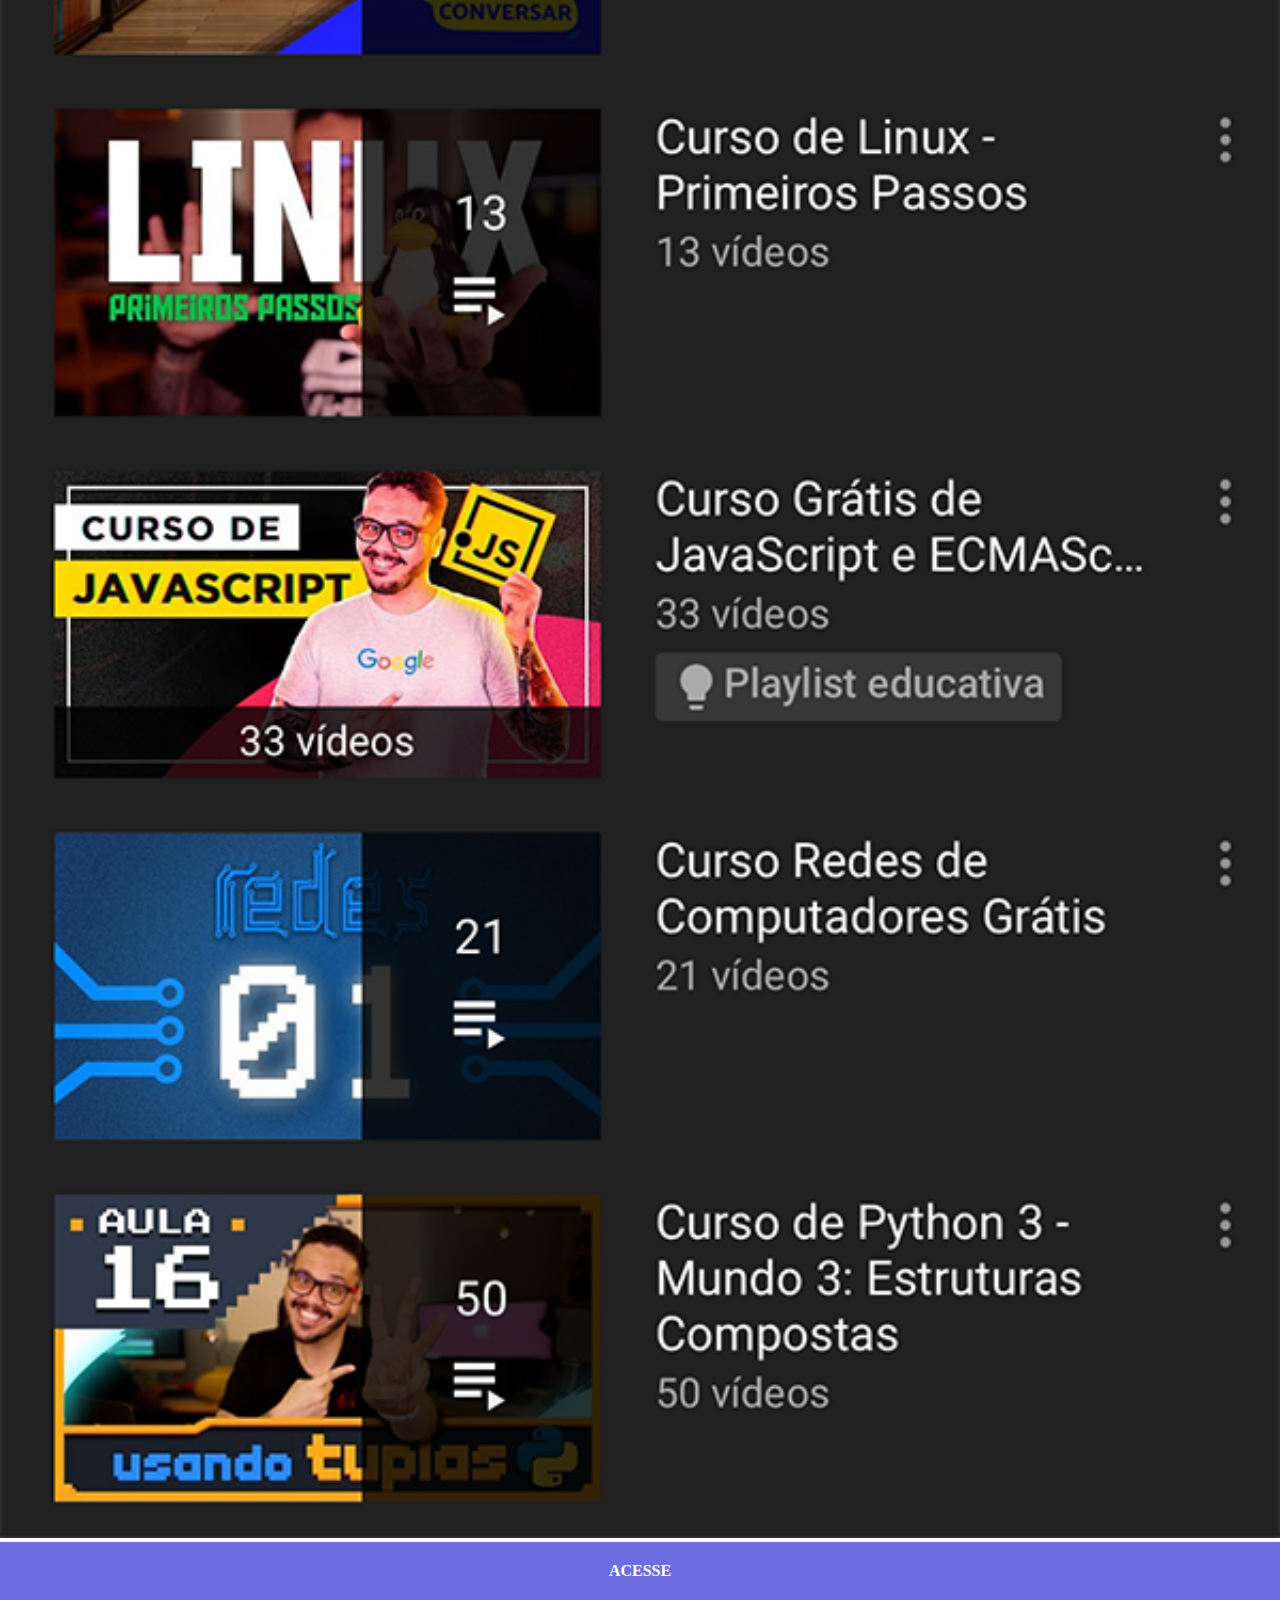
<file: youtube.html>
<!DOCTYPE html>
<html lang="pt-br">
<head>
    <meta charset="UTF-8">
    <meta name="viewport" content="width=device-width, initial-scale=1.0">
    <title>Youtube</title>
    <link rel="stylesheet" href="estilos/social.css">
</head>

<body>
    <img src="imagens/tela-youtube.png" alt="Tela youtube">
    <a href="https://www.youtube.com/@cursoemvideo/playlists" target="_blank">ACESSE</a>
</body>
</html>
</file>
<file: estilos/style.css>
@charset "UTF-8";

* {
    margin: 0px;
    padding: 0px;
}

html, body {
    height: 100vh;
    width: 100vw;
    background-color: black;
}

body {
    background: url(../imagens/fundo-madeira.jpg) no-repeat top center;
    background-size: cover;
    background-attachment: fixed;
}

main {
    position: relative;
    height: 100vh;
}

section#telefone {
    position: absolute;
    top: 50%;
    left: 50%;
    transform: translate(-50%, -50%);
    height: 627px;
    width: 311px;
    background: url(../imagens/frame-iphone.png) no-repeat;
}

iframe#tela {
    position: relative;
    top: 80px;
    left: 22px;
    width: 268px;
    height: 471px;
}

section#redes-sociais {
    text-align: right;
}

section#redes-sociais img {
    width: 50px;
    margin: 10px;
    border-radius: 50%;
    box-shadow: 2px 2px 5px rgba(0, 0, 0, 0.400);
    box-sizing: border-box;
}

section#redes-sociais img:hover {
    border: 2px solid white;
    transform: translate(-2px, -2px);
    box-shadow: 5px 5px 10px rgba(0, 0, 0, 0.600);
}
</file>
<file: estilos/social.css>
@charset "UTF-8";

* {
    margin: 0px;
    padding: 0px;
}

::-webkit-scrollbar {
    width: 0px;
    height: 0px;
}

img {
    width: 100vw;
}

a {
    display: block;
    background-color: rgba(2, 2, 201, 0.575);
    color: white;
    padding: 20px;
    text-align: center;
    font-weight: bolder;
    text-decoration: none;
}

a:hover {
    background-color: blue;
}
</file>
